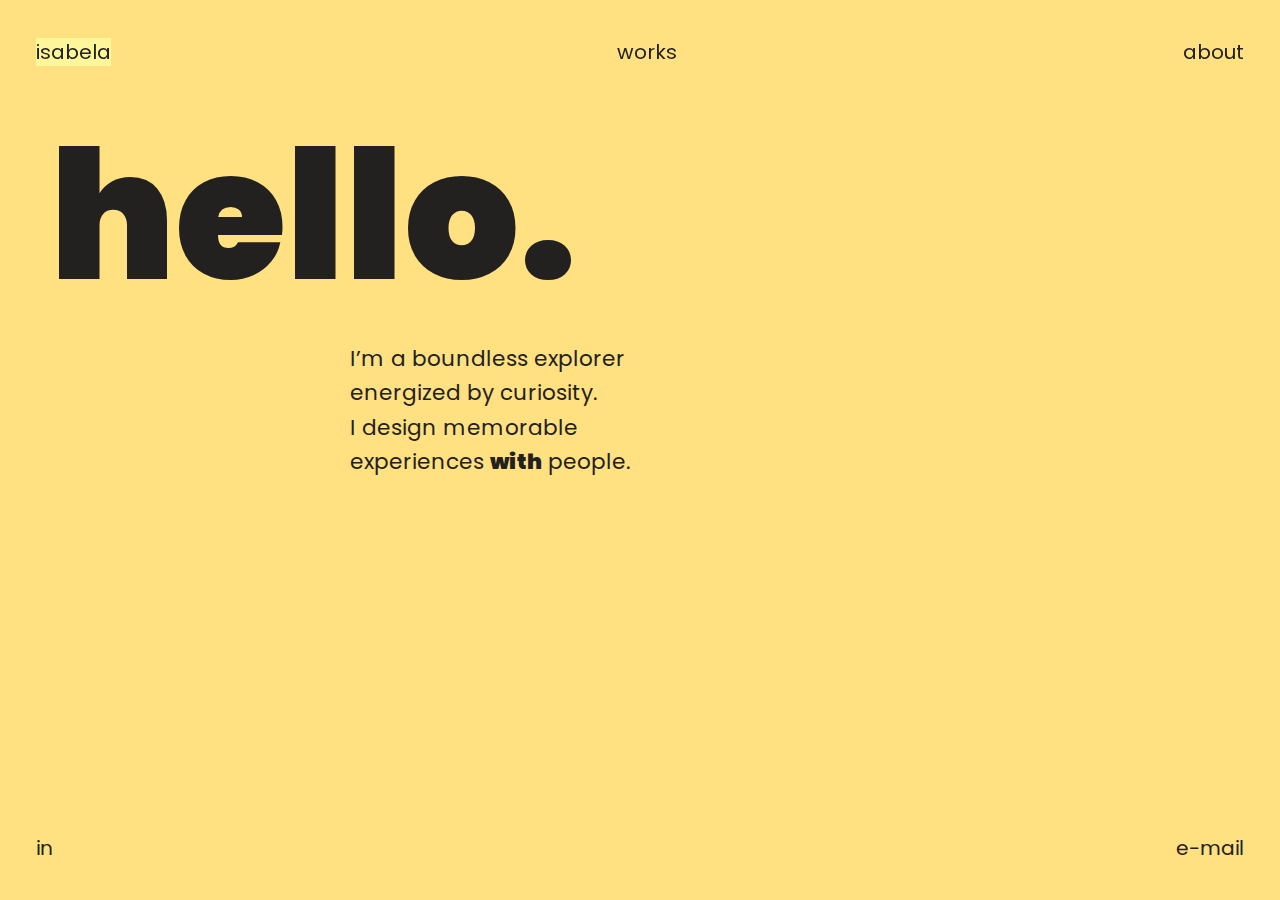
<file: index.html>
<!DOCTYPE html>
<html lang="en">

    <head>
        <meta charset="UTF-8">
        <meta name="viewport" content="width=device-width, initial-scale=1.0">
        <title>Isabela Caria | Service Design</title>
        <link href="https://fonts.googleapis.com/css2?family=Poppins&display=swap" rel="stylesheet">
        <link href="../assets/css/styles-about.css" rel="stylesheet" />
    </head>

    <body>
        <header id="home" class="home">
            <div class="navbar">
                <div class="logo">
                    <a class="button highlight" href="/">isabela </a>
                </div>
                <div class="works">
                    <a class="button" href="/works">works</a>
                </div>
                <div class="about">
                    <a class="button" href="/about">about</a>
                </div>
            </div>
        </header>
        <main class="main">
            <section class="billboard">
                <div class="row">
                    <div class="column-billboard">
                        <h1>
                            hello.
                        </h1> 
                        <div class="container-headline">
                            I’m a boundless explorer energized by curiosity.<br/> 
                            I design memorable experiences <span> </span> people.
                        </div>
                    </div> 
                </div> 
                <section class="contact-section">
                    <div class="footer-container">
                        <div class="contact-socialmedia">
                            <a class="button" href="https://www.linkedin.com/in/isabelabcaria/" target="_blank">in</a>   
                        </div>
                        <div class="contact-email">
                            <a class="button" href="mailto:isabelabcaria@gmail.com" target="_blank">e-mail </a>
                        </div>
                    </div>
                </section>
            </section>
        </main>
    </body>

</html>
</file>
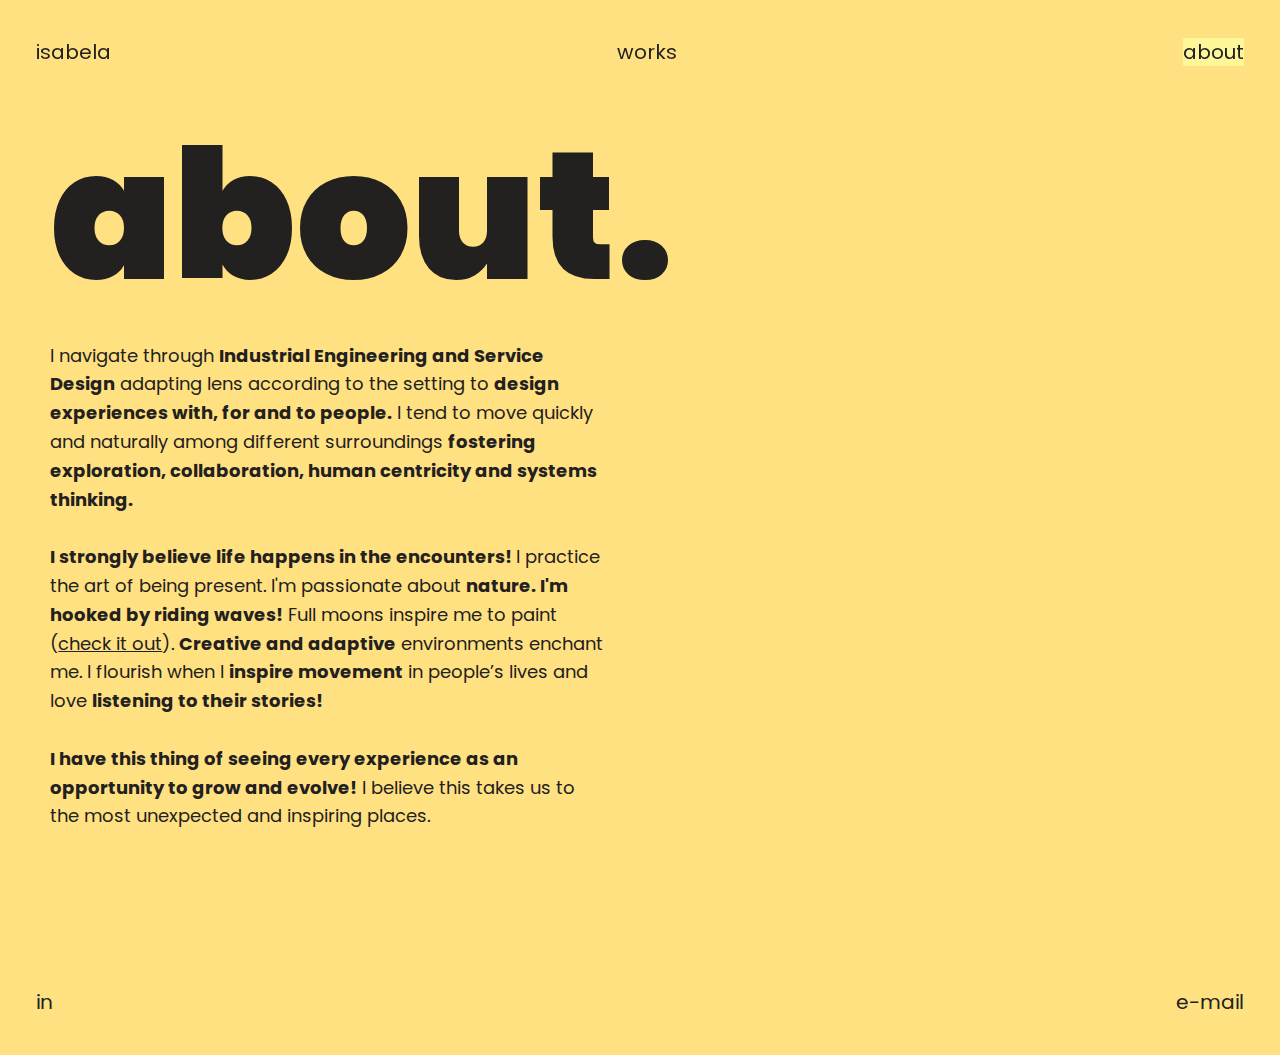
<file: about/index.html>
<!DOCTYPE html>
<html lang="en">

    <head>
        <meta charset="UTF-8">
        <meta name="viewport" content="width=device-width, initial-scale=1.0">
        <title>Isabela Caria | Service Design</title>
        <link href="https://fonts.googleapis.com/css2?family=Poppins&display=swap" rel="stylesheet">
        <link href="../assets/css/styles-about.css" rel="stylesheet" />
    </head>

    <body>
        <header id="header" class="header">
            <div class="navbar">
                <div class="logo">
                    <a class="button" href="/">isabela </a>
                </div>
                <div class="works">
                    <a class="button" href="/works">works</a>
                </div>
                <div class="about">
                    <a class="button highlight" href="/about">about</a>
                </div>
            </div>
        </header>
        <main>
            <section id="about" class="about">
                    <div class="row">
                        <div class="column-billboard">
                            <h1>
                                about.
                            </h1>
                            <div class="aboutme">
                                <p>
                                    I navigate through <b>Industrial Engineering and Service Design</b>
                                    adapting lens according to the setting to <b>design experiences
                                        with, for and to people.</b> I tend to move quickly and
                                    naturally among different surroundings <b>fostering exploration,
                                        collaboration, human centricity and systems thinking.</b>
                                </p>
                                <p>
                                    <b>I strongly believe life happens in the encounters! </b> I practice the
                                    art of being present. I'm passionate about <b>nature. I'm hooked by riding waves!</b> Full moons inspire me to paint (<a class="button" href="https://www.instagram.com/amb.anima/" target="_blank"><u>check it out</u></a>).
                                    <b>Creative and adaptive</b> environments enchant me. I flourish
                                    when I <b>inspire movement</b> in people’s lives and love
                                    <b>listening to their stories!</b>
                                </p>
                                <p>
                                    <b>I have this thing of seeing every experience as an opportunity to
                                        grow and evolve!</b> I believe this takes us to the most
                                    unexpected and inspiring places.
                                </p>
                            </div>
                        </div>
                    </div>
            </section>
        </main>
        <footer class="footer">
            <div class="footer-container">
                <div class="contact_in">
                    <a class="button" href="https://www.linkedin.com/in/isabelabcaria/" target="_blank">in</a>
                </div>
                <div class="contact_email">
                    <a class="button" href="mailto:isabelabcaria@gmail.com" target="_blank">e-mail </a>
                </div>
        </footer>
    </body>

</html>
</file>
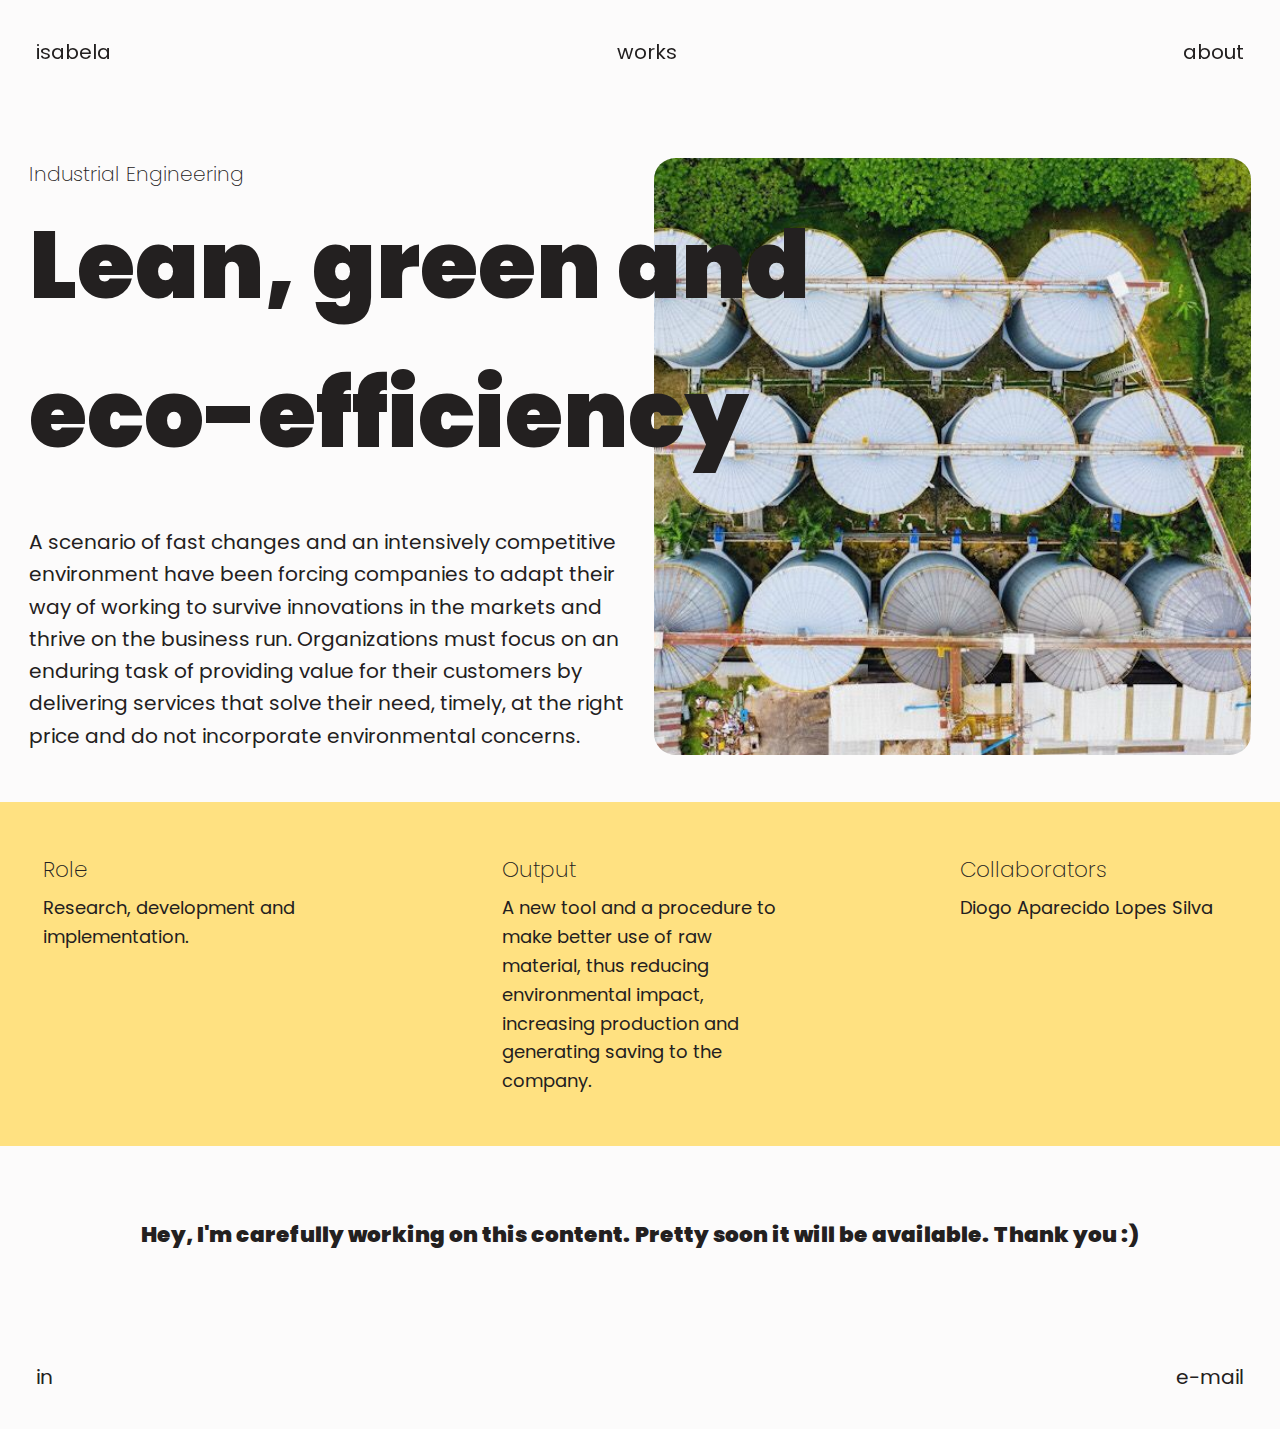
<file: create-value-with-less-impact/index.html>
<!DOCTYPE html>
<html lang="en" style="background: #FCFBFB;">

    <head>
        <meta charset="UTF-8">
        <meta name="viewport" content="width=device-width, initial-scale=1.0">
        <title>Isabela Caria</title>
        <link href="https://fonts.googleapis.com/css2?family=Poppins&display=swap" rel="stylesheet">
        <link href="../assets\css\styles-about.css" rel="stylesheet" />
    </head>

    <body>
        <header id="header" class="header">
            <div class="navbar">
                <div class="logo">
                    <a class="button" href="/">isabela </a>
                </div>
                <div class="works">
                    <a class="button" href="/works">works</a>
                </div>
                <div class="about">
                    <a class="button" href="/about">about</a>
                </div>
            </div>
        </header>
        <main>
            <section id="headline" class="headline">
                <div class="row padding-bottom">
                    <div class="column headline">
                        <div class="topic-headline">
                            Industrial Engineering
                        </div>
                        <div class="titulo-work">
                            Lean, green and eco-efficiency
                        </div>
                        <div class="summary-work">
                            <p>
                                A scenario of fast changes and an intensively competitive environment have been forcing companies to adapt their way of working to survive innovations in the markets and thrive on the business run. Organizations must focus on an enduring task of providing value for their customers by delivering services that solve their need, timely, at the right price and do not incorporate environmental concerns.                            </p>
                        </div>
                    </div>
                    <div class="column headline">
                        <div class="square round"
                            style="background-image: url(/assets/images/lean-green.jpeg);"></div>
                    </div>
                </div>
            </section>
            <section class="wrapper" style="background: #FFE181;">
                <div class="row background">
                    <div class="column topics">
                        <div class="topic">
                            <p>
                                Role
                            </p>
                        </div>
                        <div class="content-topic">
                            <p>
                                Research, development and implementation.
                            </p>
                        </div>
                    </div>
                    <div class="column topics">
                        <div class="topic">
                            <p>
                                Output
                            </p>
                        </div>
                        <div class="content-topic">
                            <p>
                                A new tool and a procedure to make better use of raw material, thus reducing environmental impact, increasing production and generating saving to the company. 
                            </p>
                        </div>
                    </div>
                    <div class="column topics">
                        <div class="topic">
                            <p>
                                Collaborators
                            </p>
                        </div>
                        <div class="content-topic">
                            <p>
                                Diogo Aparecido Lopes Silva
                            </p>
                        </div>
                    </div>
                </div>
            </section>
            <section>
                <div class=wip>
                    Hey, I'm carefully working on this content. Pretty soon it will be available. Thank you :)
                </div>
            </section>
        </main>
        <footer class="footer">
            <div class="footer-container">
                <div class="contact_in">
                    <a class="button" href="https://www.linkedin.com/in/isabelabcaria/" target="_blank">in</a>
                </div>
                <div class="contact_email">
                    <a class="button" href="mailto:isabelabcaria@gmail.com" target="_blank">e-mail </a>
                </div>
        </footer>
    </body>
</html>
</file>
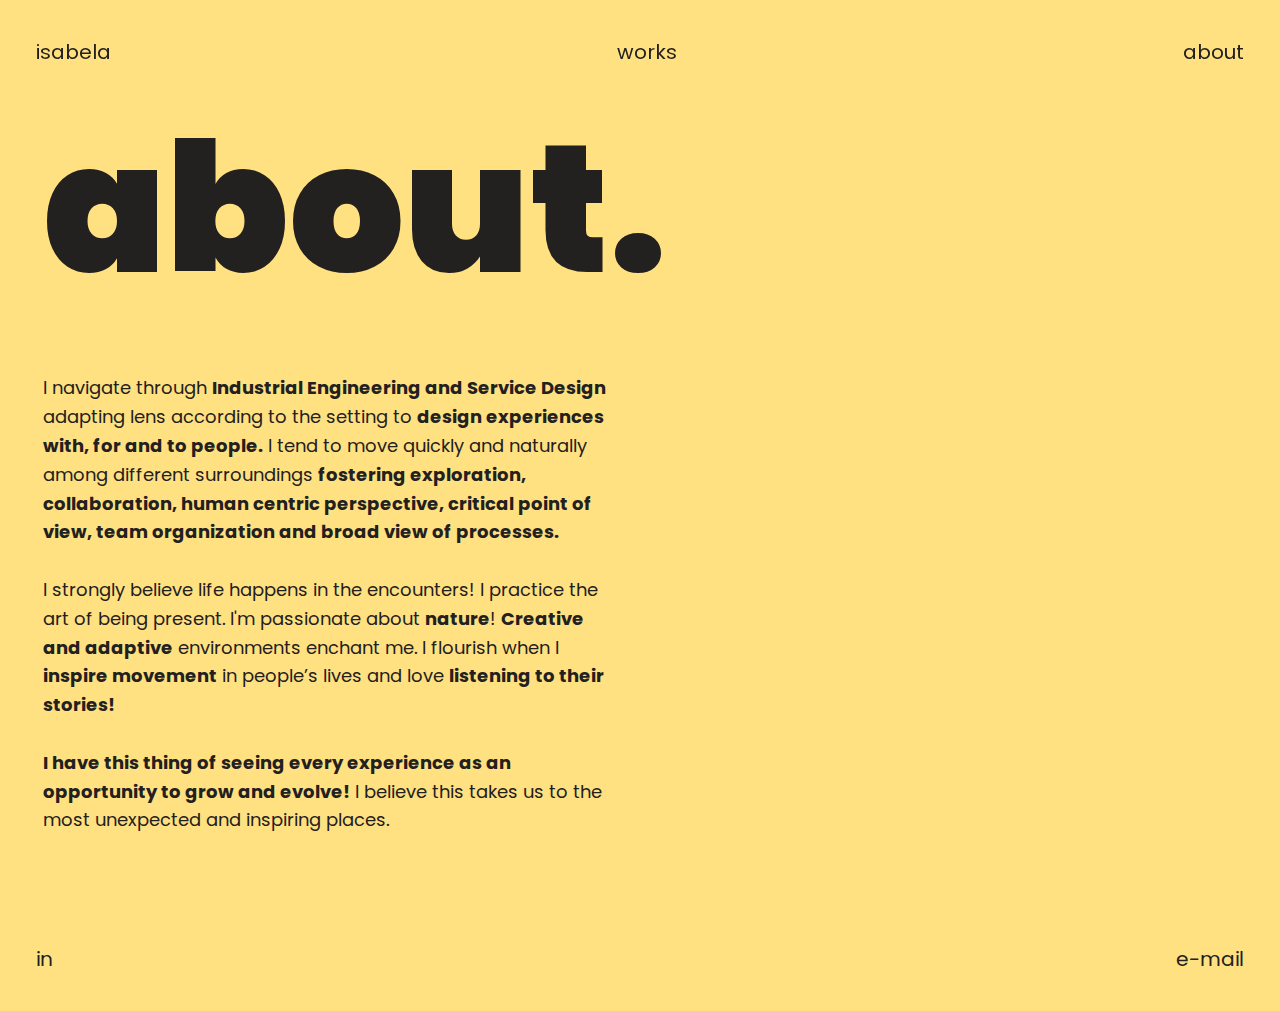
<file: foo/index.html>
<!DOCTYPE html>
<html lang="en">
<head>
    <meta charset="UTF-8">
    <meta name="viewport" content="width=device-width, initial-scale=1.0">
    <title>Isabela Caria</title>
    <link href="https://fonts.googleapis.com/css2?family=Poppins&display=swap" rel="stylesheet">
    <link href="../assets/css/styles-about.css" rel="stylesheet" /> 
</head>
<body>
    <header id="header" class="header">
        <div class="navbar" >
            <div class="logo">
                    <a class="button" href="/index.html">isabela</a>
            </div>
            <div class="works">
                    <a class="button" href="works\index.html">works</a>
            </div>
            <div class="about">
                <a class="button" href="about/index.html">about</a>
        </div> 
        </div>
    </header> 
    <main>
        <section id="about" class="about"> 
            <div class="wrapper">
                <div class="row">
                    <div class="column">
                        <h1>
                        about.
                        </h1>
                        <p>
                        I navigate through <b>Industrial Engineering and Service Design</b> adapting lens according to the setting to <b>design experiences with, for and to people.</b> I tend to move quickly and naturally among different surroundings <b>fostering exploration, collaboration, human centric perspective, critical point of view, team organization and broad view of processes.</b> 
                        </p>
                        <p>
                        I strongly believe life happens in the encounters! I practice the art of being present. I'm passionate about <b>nature</b>! <b>Creative and adaptive</b> environments enchant me. I flourish when I <b>inspire movement</b> in people’s lives and love <b>listening to their stories!</b>
                        </p>
                        <p>
                        <b>I have this thing of seeing every experience as an opportunity to grow and evolve!</b> I believe this takes us to the most unexpected and inspiring places.
                        </p>
                    </div>
                </div>
            </div>
        </section>   
    </main>
    <footer class="footer">
        <div class="footer-container" >
            <div class="contact_in">
                <a class="button" href="https://www.linkedin.com/in/isabelabcaria/">in</a>
            </div>
            <div class="contact_email">
                <a class="button" href="mailto:isabelabcaria@gmail.com">e-mail </a>
            </div>
    </footer>
</body>
</html>
</file>
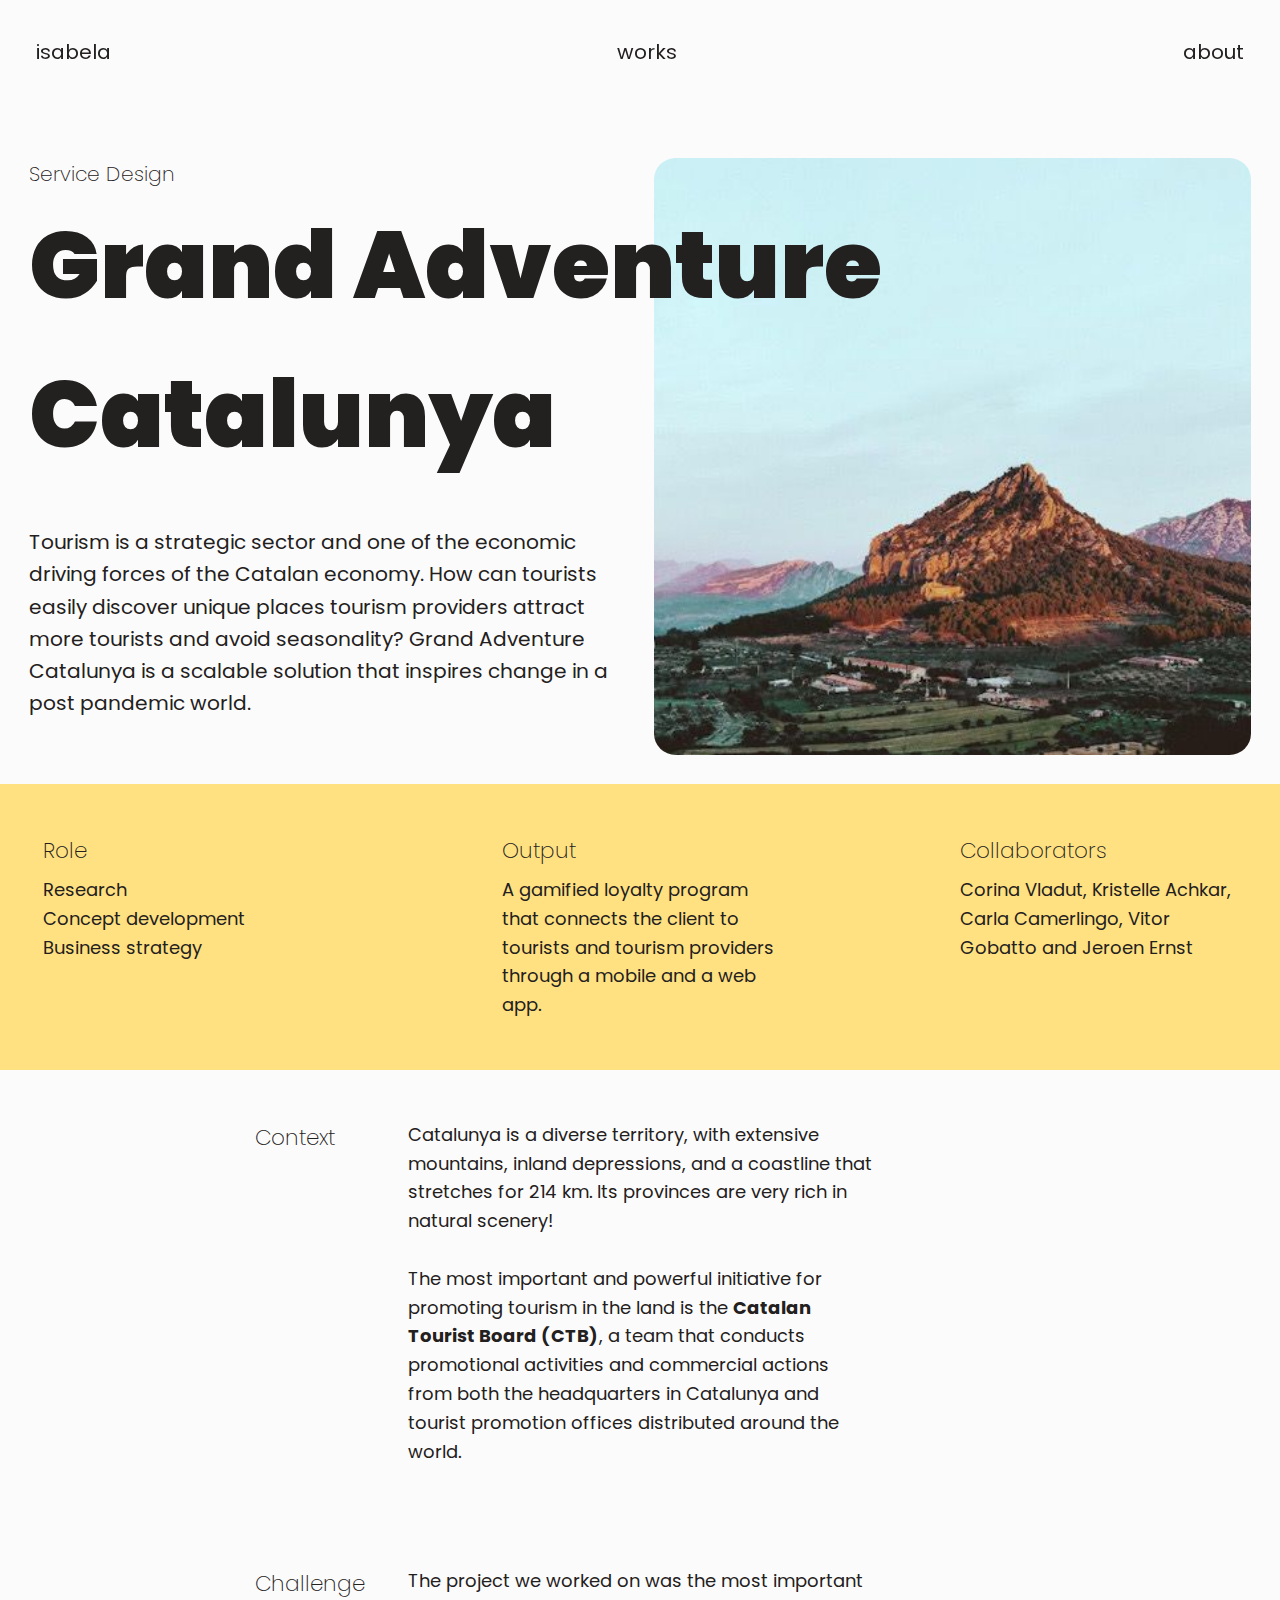
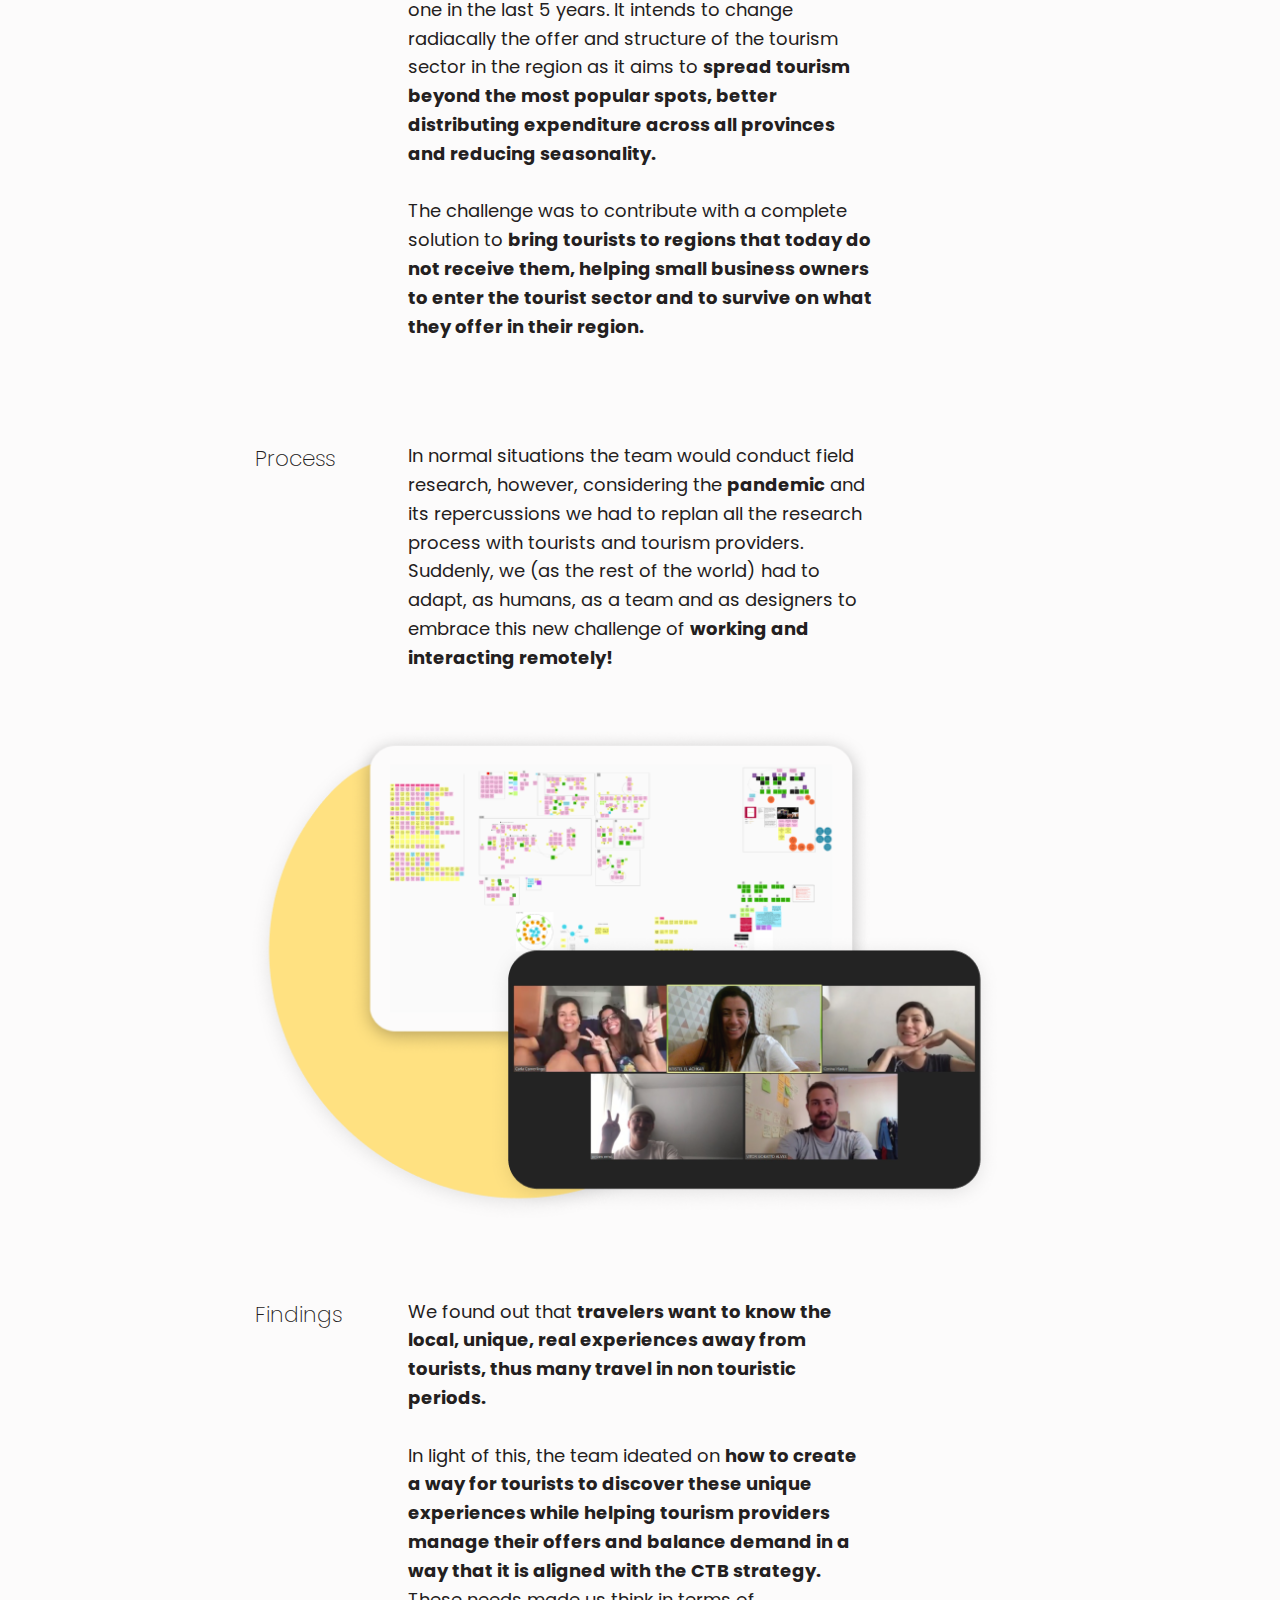
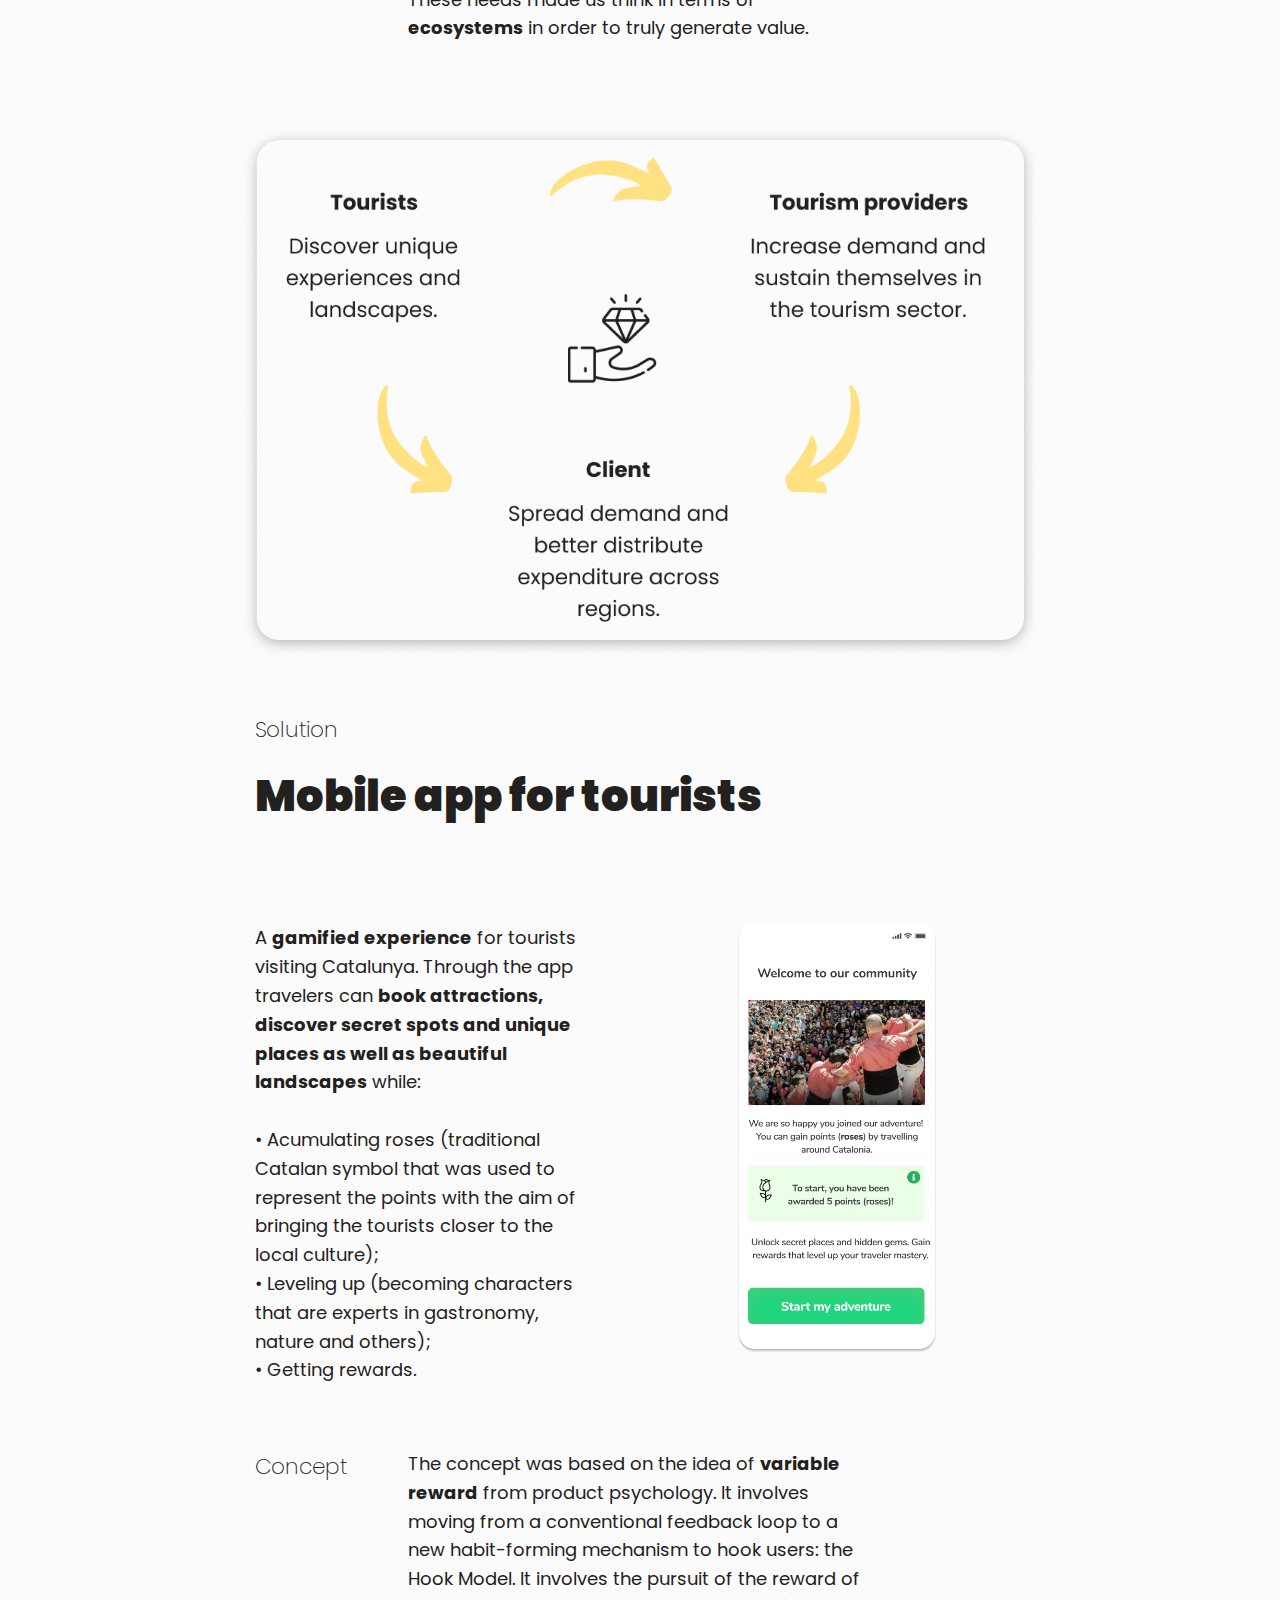
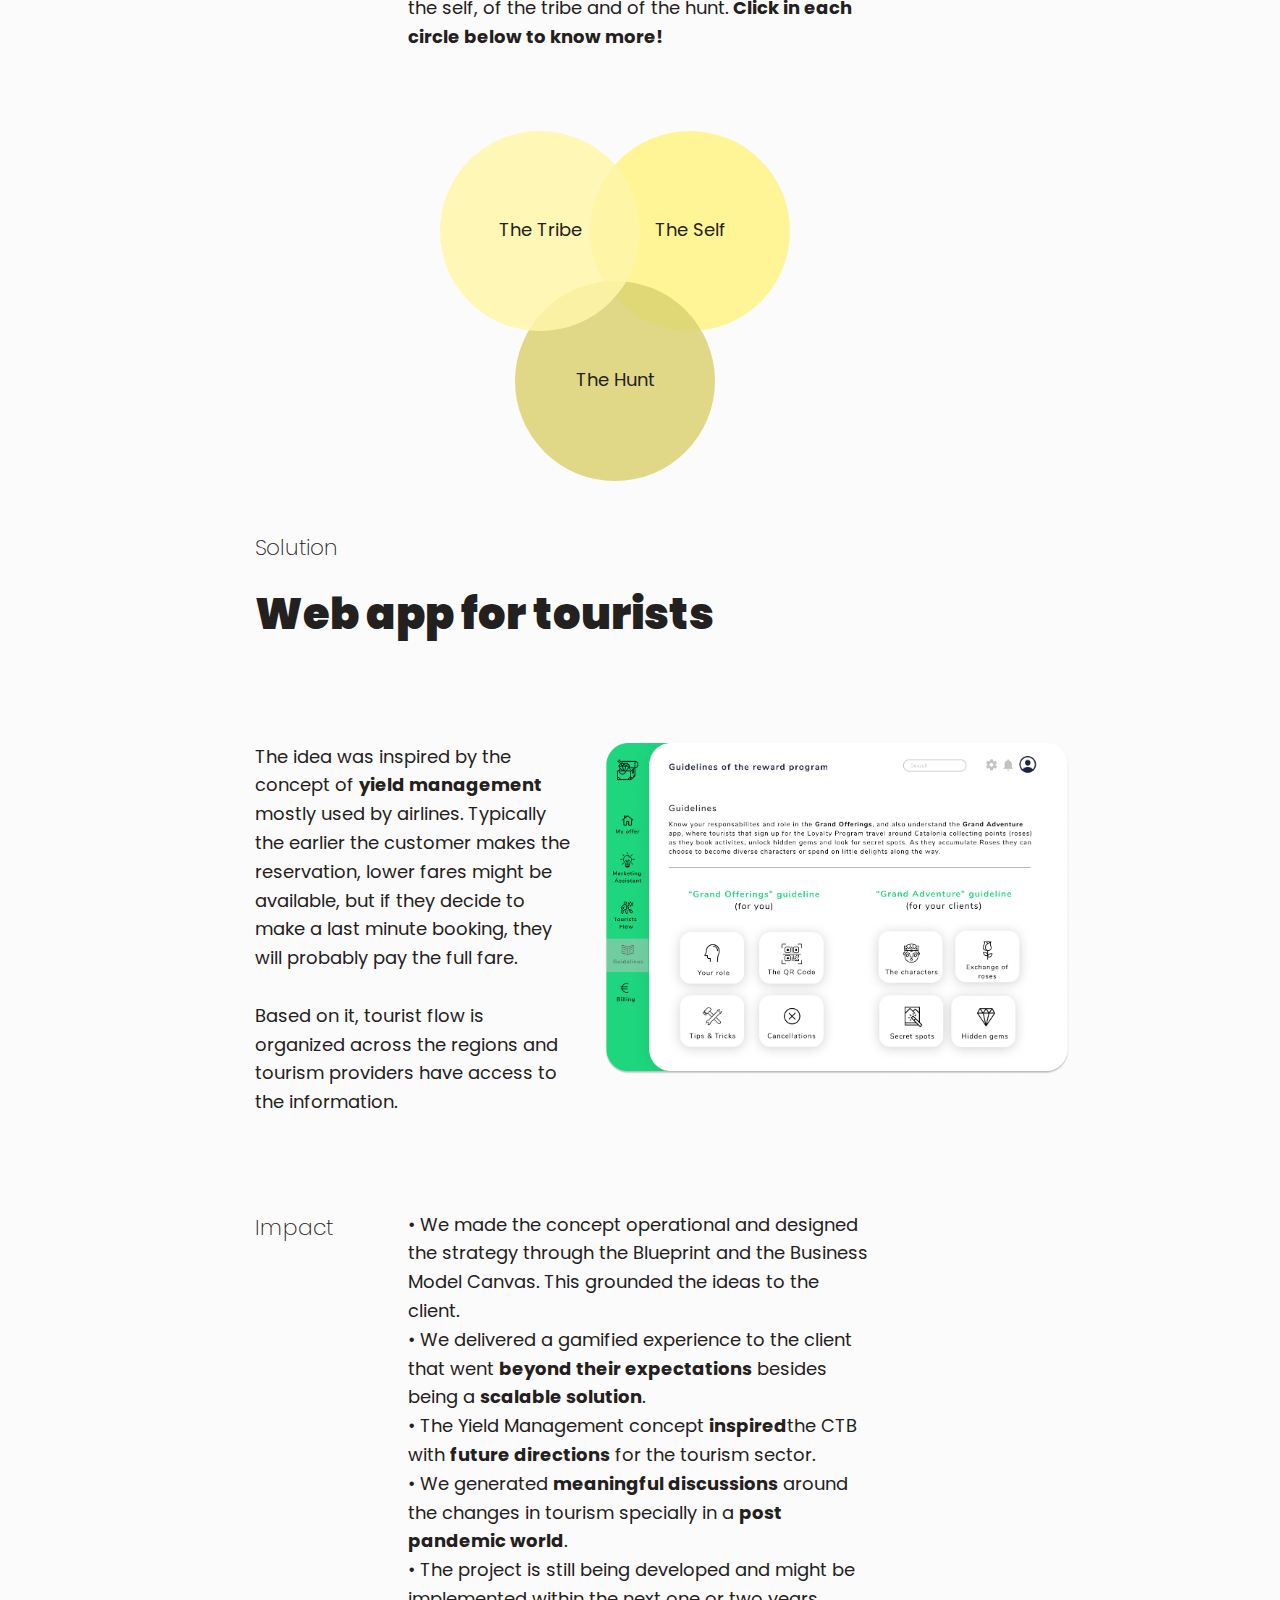
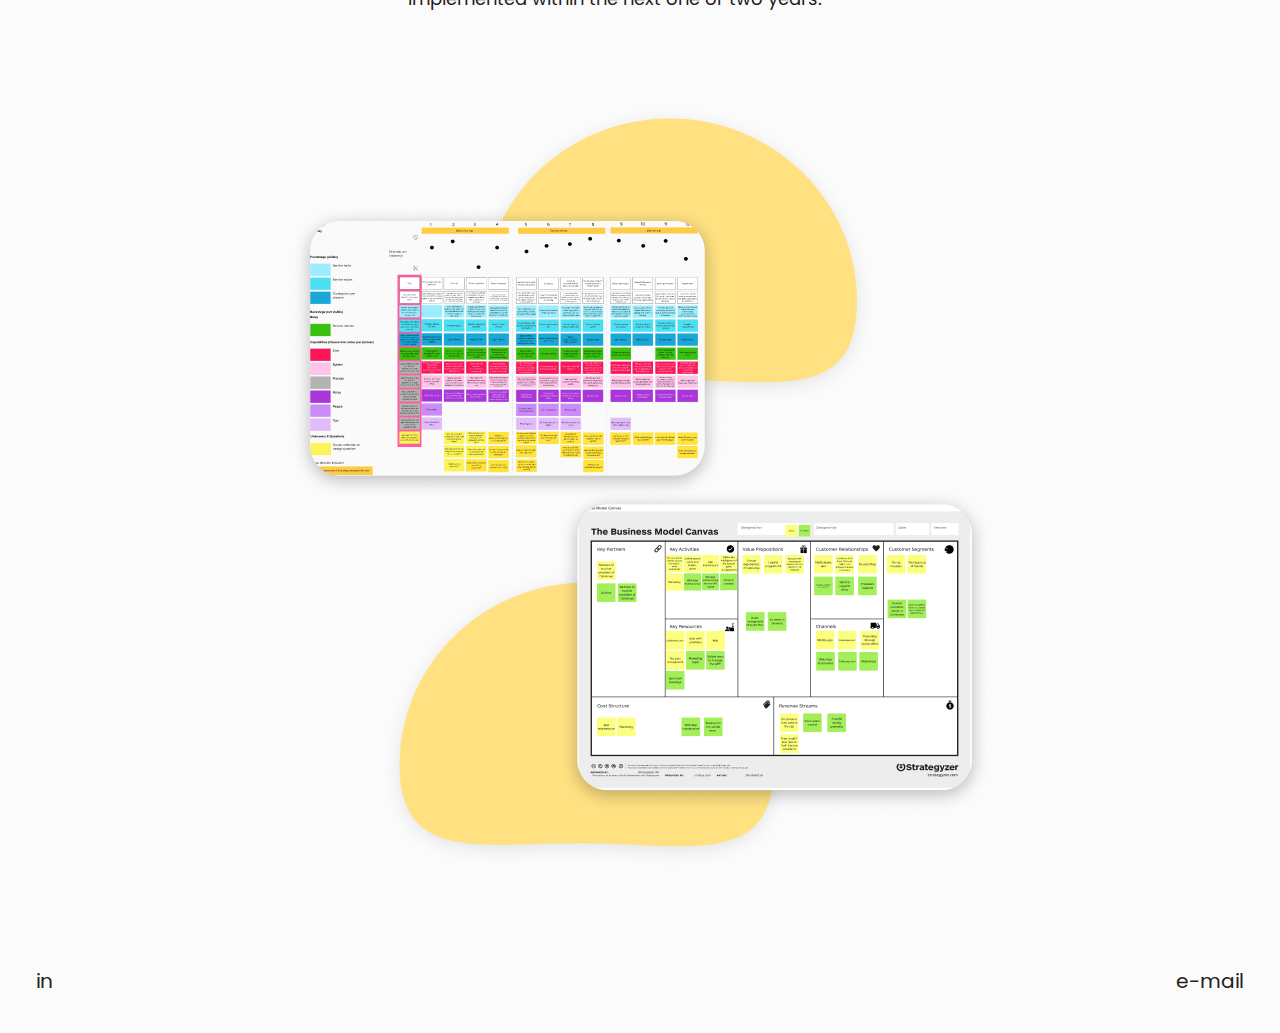
<file: grand-adventure-catalunya/index.html>
<!DOCTYPE html>
<html lang="en" style="background: #FCFBFB;">

    <head>
        <meta charset="UTF-8">
        <meta name="viewport" content="width=device-width, initial-scale=1.0">
        <title>Isabela Caria | Service Design</title>
        <link href="https://fonts.googleapis.com/css2?family=Poppins&display=swap" rel="stylesheet">
        <link href="../assets\css\styles-about.css" rel="stylesheet" />
    </head>

    <body>
        <header id="header" class="header">
            <div class="navbar">
                <div class="logo">
                    <a class="button" href="/">isabela </a>
                </div>
                <div class="works">
                    <a class="button" href="/works">works</a>
                </div>
                <div class="about">
                    <a class="button" href="/about">about</a>
                </div>
            </div>
        </header>
        <main>
            <section id="headline" class="headline">
                <div class="row padding-bottom">
                    <div class="column headline">
                        <div class="topic-headline">
                            Service Design
                        </div>
                        <div class="titulo-work">
                            Grand Adventure Catalunya
                        </div>
                        <div class="summary-work">
                            <p>
                                Tourism is a strategic sector and one of the economic driving forces
                                of the Catalan economy. How can tourists easily discover unique
                                places tourism providers attract more tourists and avoid
                                seasonality? Grand Adventure Catalunya is a scalable solution that
                                inspires change in a post pandemic world.
                            </p>
                        </div>
                    </div>
                    <div class="column covering">
                        <div class="square round"
                            style="background-image: url(/assets/images/Grand-adv-cat.jpeg);"></div>
                    </div>
                </div>
            </section>
            <section class="wrapper" style="background: #FFE181;">
                <div class="row background">
                    <div class="column topics">
                        <div class="topic">
                            <p>
                                Role
                            </p>
                        </div>
                        <div class="content-topic">
                            <p>
                                Research <br> Concept development <br> Business strategy
                            </p>
                        </div>
                    </div>
                    <div class="column topics">
                        <div class="topic">
                            <p>
                                Output
                            </p>
                        </div>
                        <div class="content-topic">
                            <p>
                                A gamified loyalty program that connects the client to tourists and
                                tourism providers through a mobile and a web app.
                            </p>
                        </div>
                    </div>
                    <div class="column topics">
                        <div class="topic">
                            <p>
                                Collaborators
                            </p>
                        </div>
                        <div class="content-topic">
                            <p>
                                Corina Vladut, Kristelle Achkar, Carla Camerlingo, Vitor Gobatto and
                                Jeroen Ernst​
                            </p>
                        </div>
                    </div>
                </div>
            </section>
            <section class="wrapper medium">
                <div class="row">
                    <div class="column small">
                        <div class="topic">
                            <p>
                                Context
                            </p>
                        </div>
                    </div>
                    <div class="column">
                        <div class="content-topic">
                            <p>
                                Catalunya is a diverse territory, with extensive mountains, inland
                                depressions, and a coastline that stretches for 214 km. Its
                                provinces are very rich in natural scenery!
                            </p>
                            <p>
                                The most important and powerful initiative for promoting tourism in
                                the land is the <b>Catalan Tourist Board (CTB)</b>, a team that conducts
                                promotional activities and commercial actions from both the
                                headquarters in Catalunya and tourist promotion offices distributed
                                around the world.
                            </p>
                        </div>
                    </div>
                </div>
                <div class="row">
                    <div class="column small">
                        <div class="topic">
                            <p>
                                Challenge
                            </p>
                        </div>
                    </div>
                    <div class="column">
                        <div class="content-topic">
                            <p>
                                The project we worked on was the most important one in the last 5
                                years. It intends to change radiacally the offer and structure of
                                the tourism sector in the region as it aims to <b>spread tourism beyond
                                the most popular spots, better distributing expenditure across all
                                provinces and reducing seasonality.</b> </p>
                            <p>
                                The challenge was to contribute with a complete solution to <b>bring tourists to regions that today do
                                not receive them, helping small business owners to enter the tourist
                                sector and to survive on what they offer in their region.</b>
                            </p>
                        </div>
                    </div>
                </div>
                <div class="row">
                    <div class="column small">
                        <div class="topic">
                            <p>
                                Process
                            </p>
                        </div>
                    </div>
                    <div class="column">
                        <div class="content-topic">
                            <p>
                                In normal situations the team would conduct field research, however,
                                considering the <b>pandemic</b> and its repercussions we had to replan all
                                the research process with tourists and tourism providers. Suddenly,
                                we (as the rest of the world) had to adapt, as humans, as a team and
                                as designers to embrace this new challenge of <b>working and
                                interacting remotely!</b>
                            </p>
                        </div>
                    </div>
                </div>
                <div class="row img-work">
                    <img  src="../assets\images\advcat-researchwall.jpg" alt="" />
                </div>
                <div class="row">
                    <div class="column small">
                        <div class="topic">
                            <p>
                                Findings
                            </p>
                        </div>
                    </div>
                    <div class="column">
                        <div class="content-topic">
                            <p>
                                We found out that <b>travelers want to know the local, unique, real
                                experiences away from tourists, thus many travel in non touristic
                                periods. </b>
                            </p>
                            <p>
                                In light of this, the team ideated on <b>how to create a way for
                                tourists to discover these unique experiences while helping tourism
                                providers manage their offers and balance demand in a way that it is
                                aligned with the CTB strategy.</b> These needs made us think in terms of
                                <b>ecosystems</b> in order to truly generate value.
                            </p>
                        </div>
                    </div>
                </div>
                <div class="row img-work">
                    <img  src="../assets\images\value-ecosystem.png" alt="" />
                </div>
                <div class="row">
                    <div class="column large">
                        <div class="topic">
                            <p>
                                Solution
                            </p>
                        </div>
                        <div class="subtitulo-work">
                            Mobile app for tourists
                        </div>
                    </div>
                </div>
                <div class="row">
                    <div class="column medium">
                            <p>
                                A <b>gamified experience</b> for tourists visiting Catalunya. Through the app
                                travelers can <b>book attractions, discover secret spots and unique places
                                as well as beautiful landscapes</b> while:
                            </p>
                            <p>
                                <ul>
                                    <li> • Acumulating roses (traditional Catalan symbol that was used to
                                    represent the points with the aim of bringing the tourists closer to the
                                    local culture);
                                    </li>
                                    <li> • Leveling up (becoming characters that are experts in gastronomy,
                                    nature and others);
                                    </li>
                                    <li>• Getting rewards.
                                    </li>
                                </ul>
                            </p>
                        </div>
                    <div class="column">
                            <div class="img-mobileproto">
                                <img  src="../assets\images\welcome.png" alt="" />
                            </div>
                        </div>
                    </div>    
                </div>
                <div class="row">
                    <div class="column small">
                        <div class="topic">
                            <p>
                                Concept
                            </p>
                        </div>
                    </div>
                    <div class="column">
                        <div class="content-topic">
                            <p>
                                ​​The concept was based on the idea of <b>variable reward</b> from product
                                psychology. It involves moving from a conventional feedback loop to
                                a new habit-forming mechanism to hook users: the Hook Model. It involves the pursuit of the reward of the self, of the tribe and of the hunt. <b>Click in each circle below to know more!</b></p>
                            <p>
                        </div>
                    </div>
                </div>
                <div class="row img-work">
                    <ul class="diagram">
                        <li class="item item-1 js-item" data-content="content-1">The Tribe</li>    
                        <li class="item item-2 js-item" data-content="content-2">The Self</li>    
                        <li class="item item-3 js-item" data-content="content-3">The Hunt</li>    
                    </ul>
                    
                    <div class="content">
                        <div id="content-1" class="content-text js-content">
                            <b>The Tribe</b><br>
                            Humans depend on each other seeking for social rewards fueled by connectedness with other people.
                        </div>
                        <div id="content-2" class="content-text js-content">
                            <b>The Self</b><br>
                            The search for personal gratification; the intrinsic rewards of mastery, competence, and completion.
                        </div>
                        <div id="content-3" class="content-text js-content">
                            <b>The Hunt</b><br>
                            The need for sustenance and the search or material resources and information.
                        </div>
                    </div>

                </div>
                <div class="row">
                    <div class="column large">
                        <div class="topic">
                            <p>
                                Solution
                            </p>
                        </div>
                        <div class="subtitulo-work">
                            Web app for tourists
                        </div>
                    </div>
                </div>
                <div class="row">
                    <div class="column medium">
                        <p>
                            The idea was inspired by the concept of <b>yield management</b> mostly used by airlines. Typically the earlier the customer makes the reservation, lower fares might be available, but if they decide to make a last minute booking, they will probably pay the full fare. 
                        </p>
                        <p>
                            Based on it, tourist flow is organized across the regions and tourism providers have access to the information.
                        </p>
                    </div>
                    <div class="column">
                        <div class="img-webproto">
                            <img  src="../assets\images\guidelines.png" alt="" />
                        </div>
                    </div>
                </div>
                <div class="row">
                    <div class="column small">
                        <div class="topic">
                            <p>
                                Impact
                            </p>
                        </div>
                    </div>
                    <div class="column">
                        <div class="content-topic">
                            <p>
                                <ul>
                                    <li> • We made the concept operational and designed the strategy through the Blueprint and the Business Model Canvas. This grounded the ideas to the client.
                                    </li>
                                    <li> • We delivered a gamified experience to the client that went <b>beyond their expectations</b> besides being a <b>scalable solution</b>.
                                    </li>
                                    <li> • The Yield Management concept <b>inspired</b>the CTB with <b>future directions</b> for the tourism sector.
                                    </li>
                                    <li> • We generated <b>meaningful discussions</b> around the changes in tourism specially in a <b>post pandemic world</b>.
                                    </li>
                                    <li> • The project is still being developed and might be implemented within the next one or two years. 
                                    </li>
                                </ul>
                            </p>
                        </div>
                    </div>
                </div>
                <div class="row img-work">
                    <img  src="../assets\images\advcat-blueprint-bmc.jpg" alt="" />
                </div>
            </section>
        </main>
        <footer class="footer">
            <div class="footer-container">
                <div class="contact_in">
                    <a class="button" href="https://www.linkedin.com/in/isabelabcaria/" target="_blank">in</a>
                </div>
                <div class="contact_email">
                    <a class="button" href="mailto:isabelabcaria@gmail.com" target="_blank">e-mail </a>
                </div>
        </footer>

        <script src="https://cdnjs.cloudflare.com/ajax/libs/jquery/3.6.0/jquery.min.js" integrity="sha512-894YE6QWD5I59HgZOGReFYm4dnWc1Qt5NtvYSaNcOP+u1T9qYdvdihz0PPSiiqn/+/3e7Jo4EaG7TubfWGUrMQ==" crossorigin="anonymous">
        </script>
        <script src="../assets\js\app.js">
        </script>
    </body>

</html>
</file>
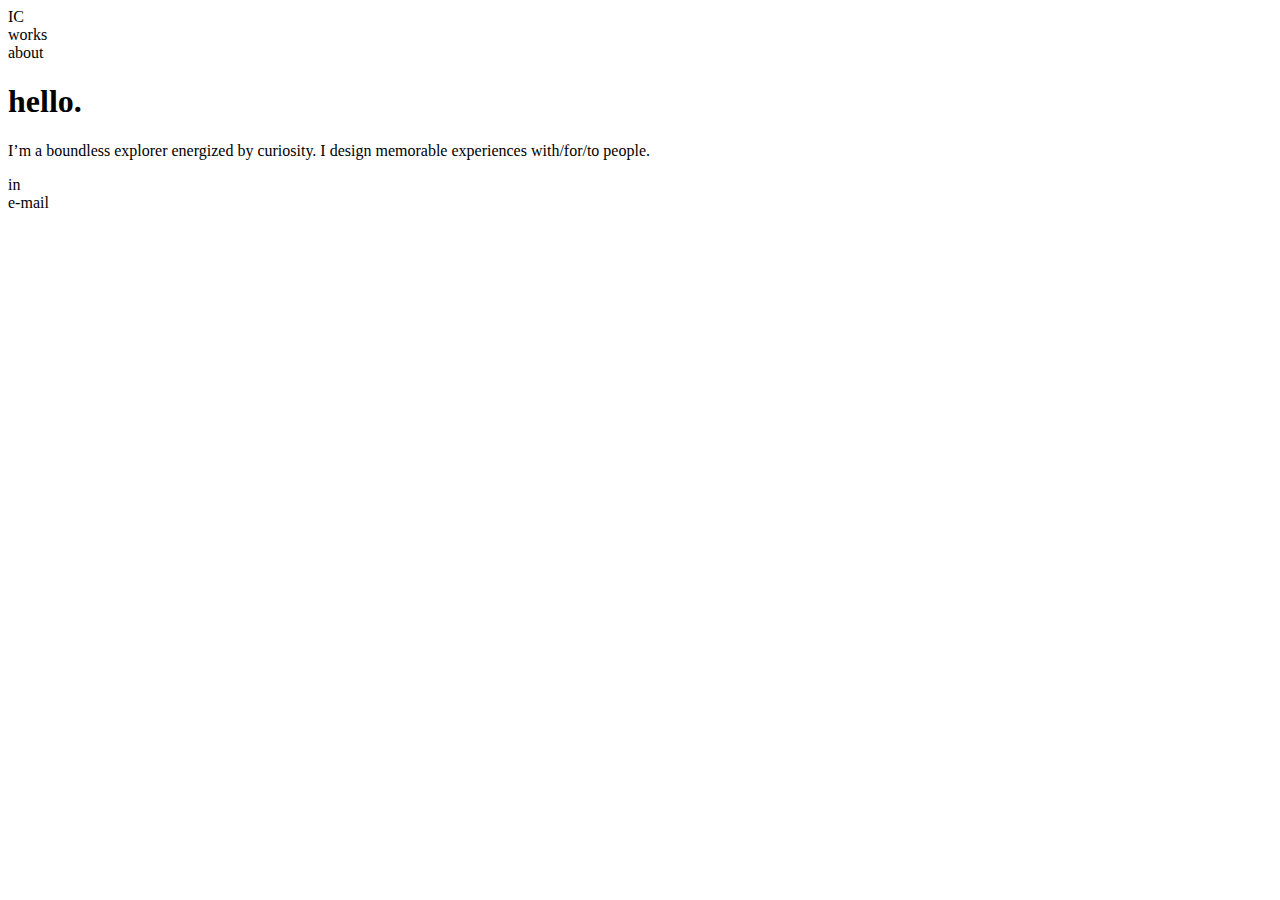
<file: Home/index.html>
<!DOCTYPE html>
<html lang="en">
<head>
    <meta charset="UTF-8">
    <meta name="viewport" content="width=device-width, initial-scale=1.0">
    <title>Isabela Caria</title>
    <link href="C:\Users\isabe\OneDrive\Documentos\GitHub\bau-frontend-2020-master (1)\isabelabcaria.github.io\Home\assets\style.css" rel="stylesheet" /> 
</head>
<body>
    <section id="home" class="home">
    <header>
        <div class="navbar" >
            <div class="logo">
                    <a class="button">IC</a>
            </div>
            <div class="works">
                    <a class="button">works</a>
            </div>
            <div class="about">
                <a class="button">about</a>
        </div> 
        </div>
    </header> 
    <div class="row">
        <div class="column">
            <h1>
                hello.
            </h1>
            <div class="headline">
                <p>
                I’m a boundless explorer energized by curiosity. 
                I design memorable experiences with/for/to people.
                </p>
            </div>
        </div>
    </div>     
    <div class="footer" >
        <div class="contact_in">
            <a class="button">in</a>
        </div>
        <div class="contact_email">
             <a class="button">e-mail</a>
        </div>
    </div> 
    </section>
</body>
</html>
</file>
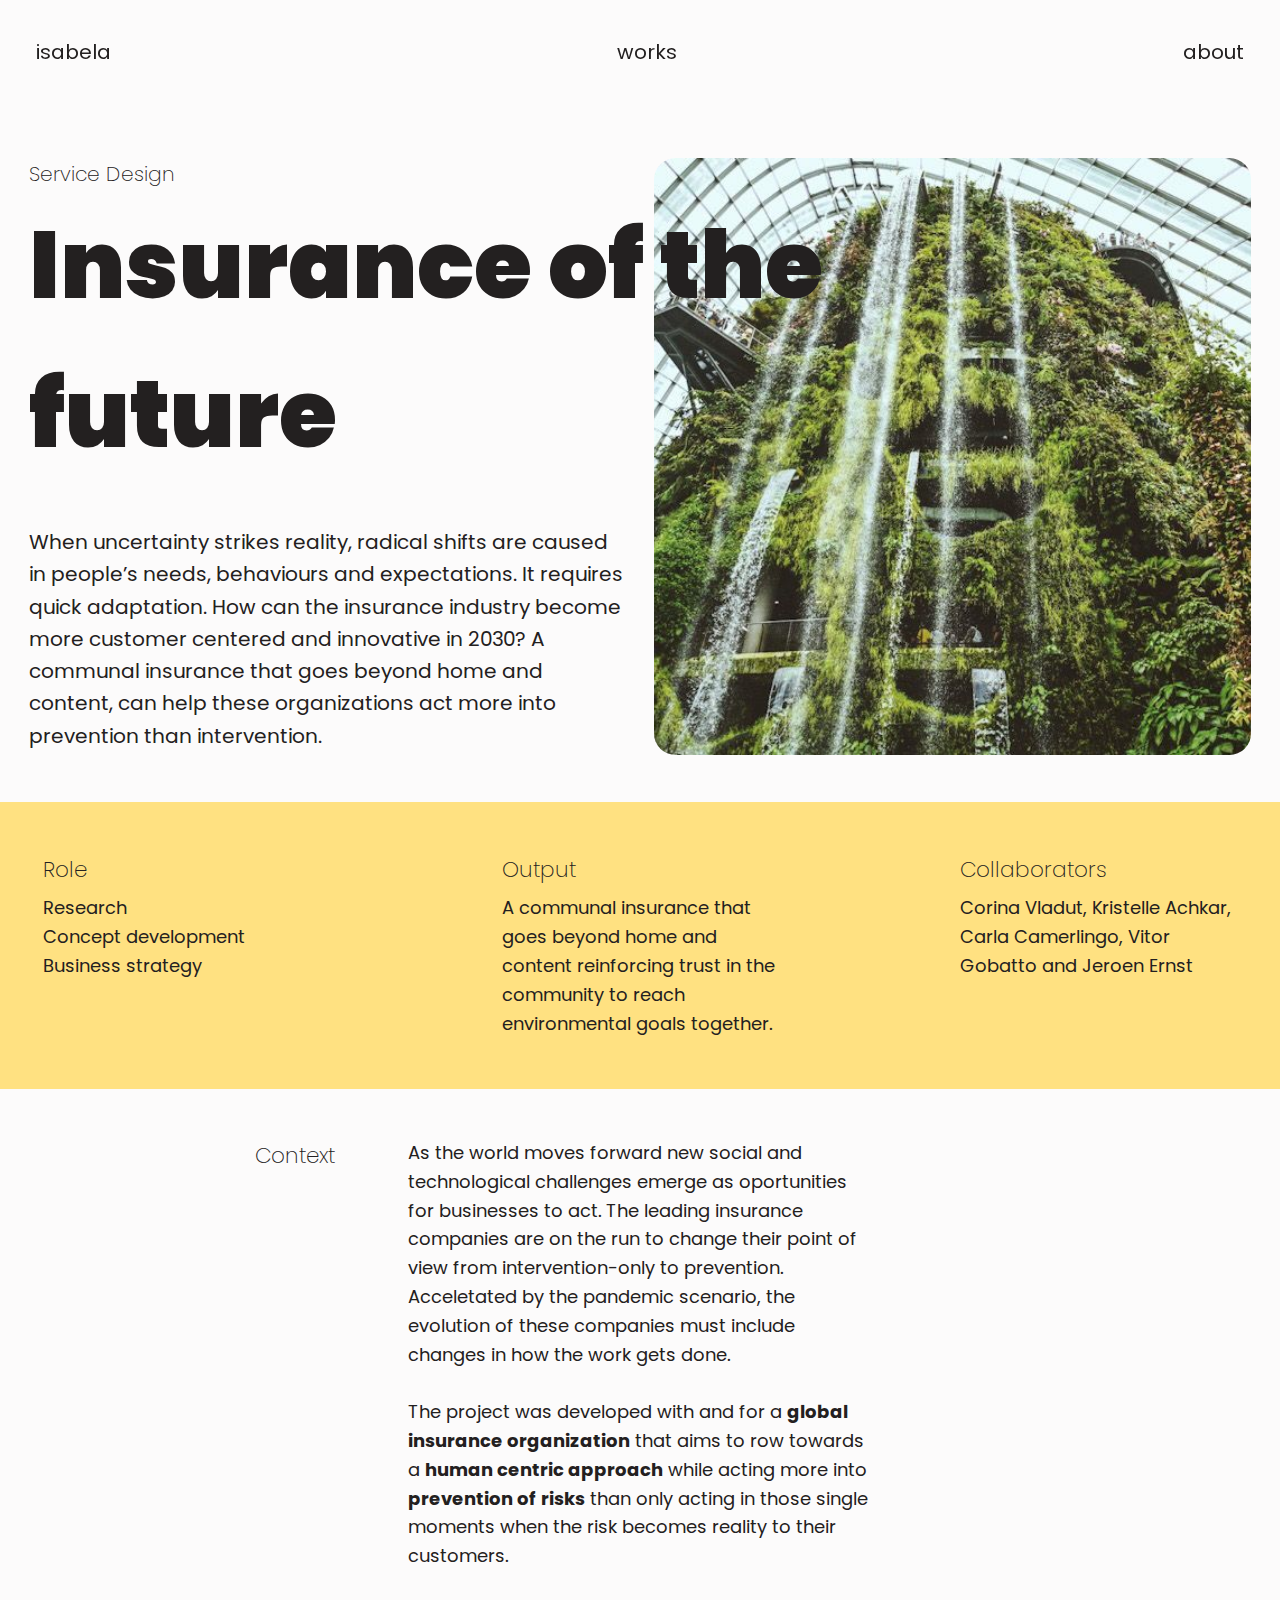
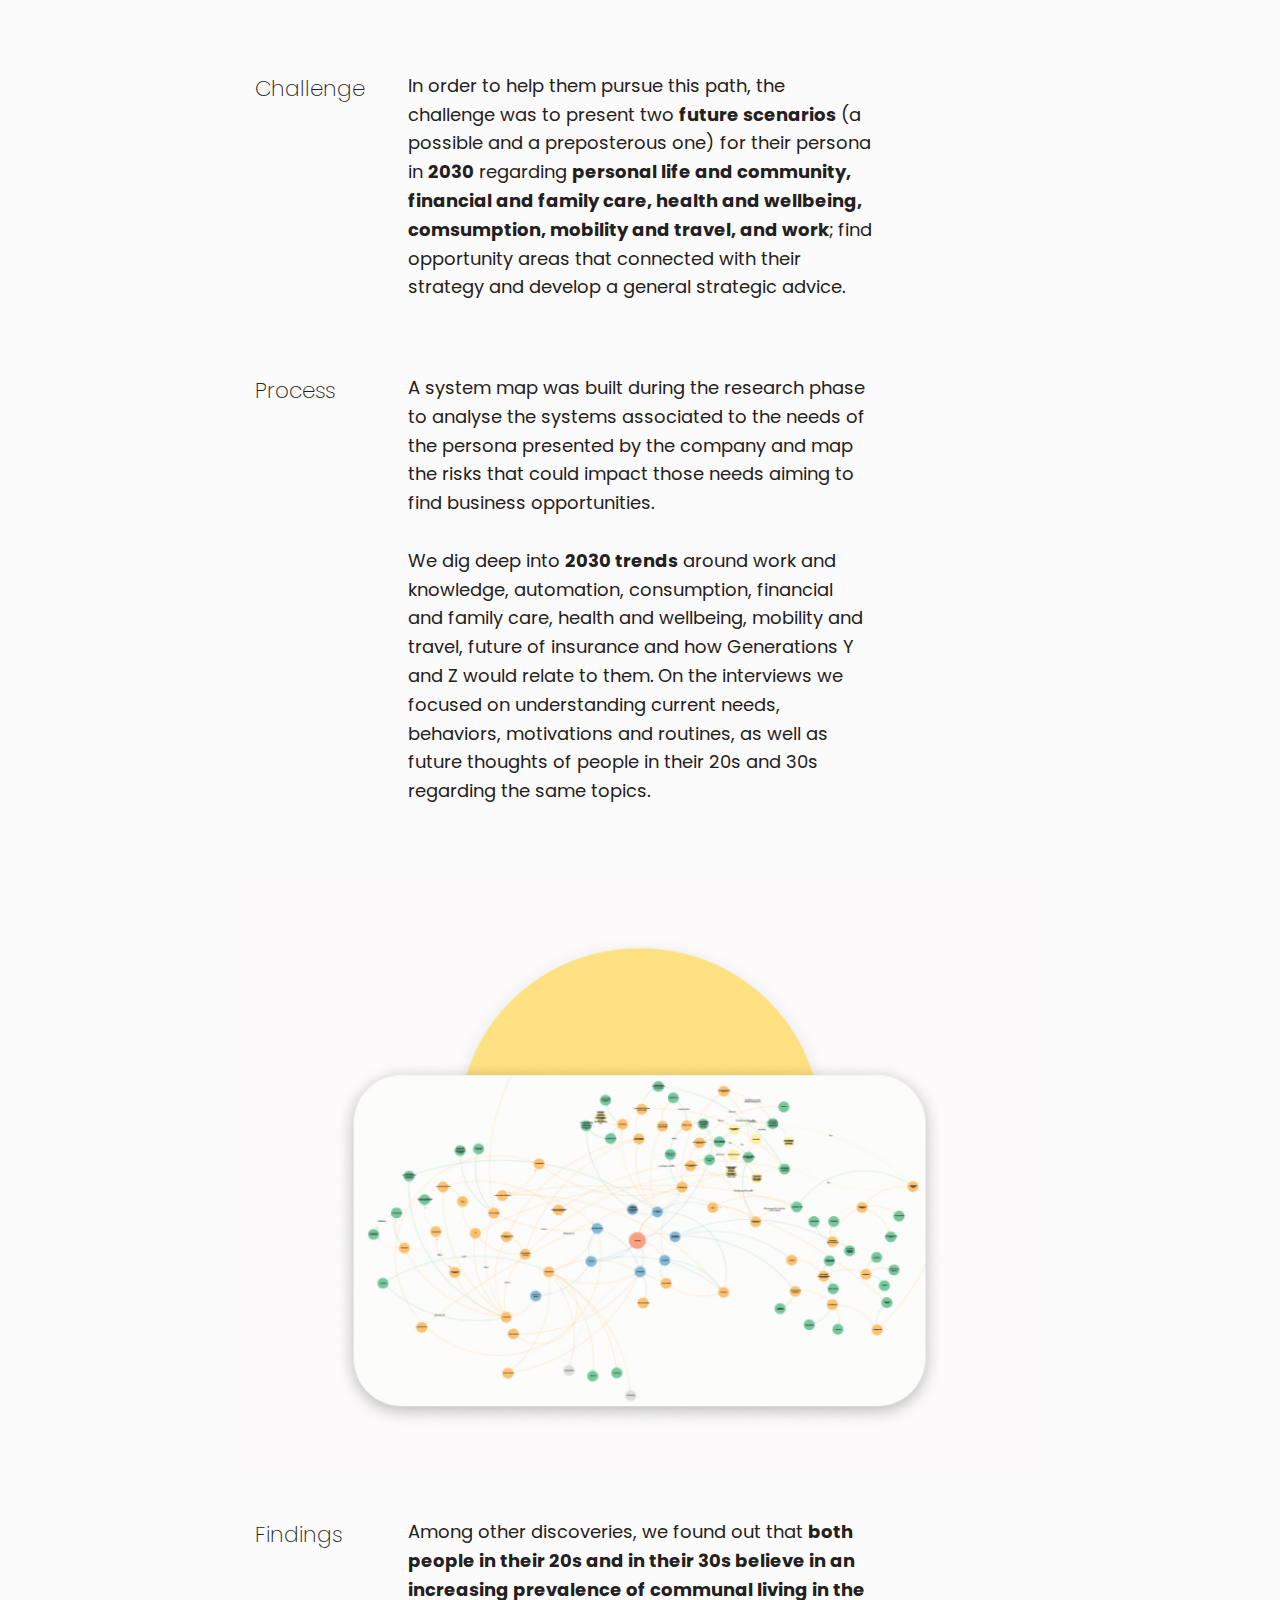
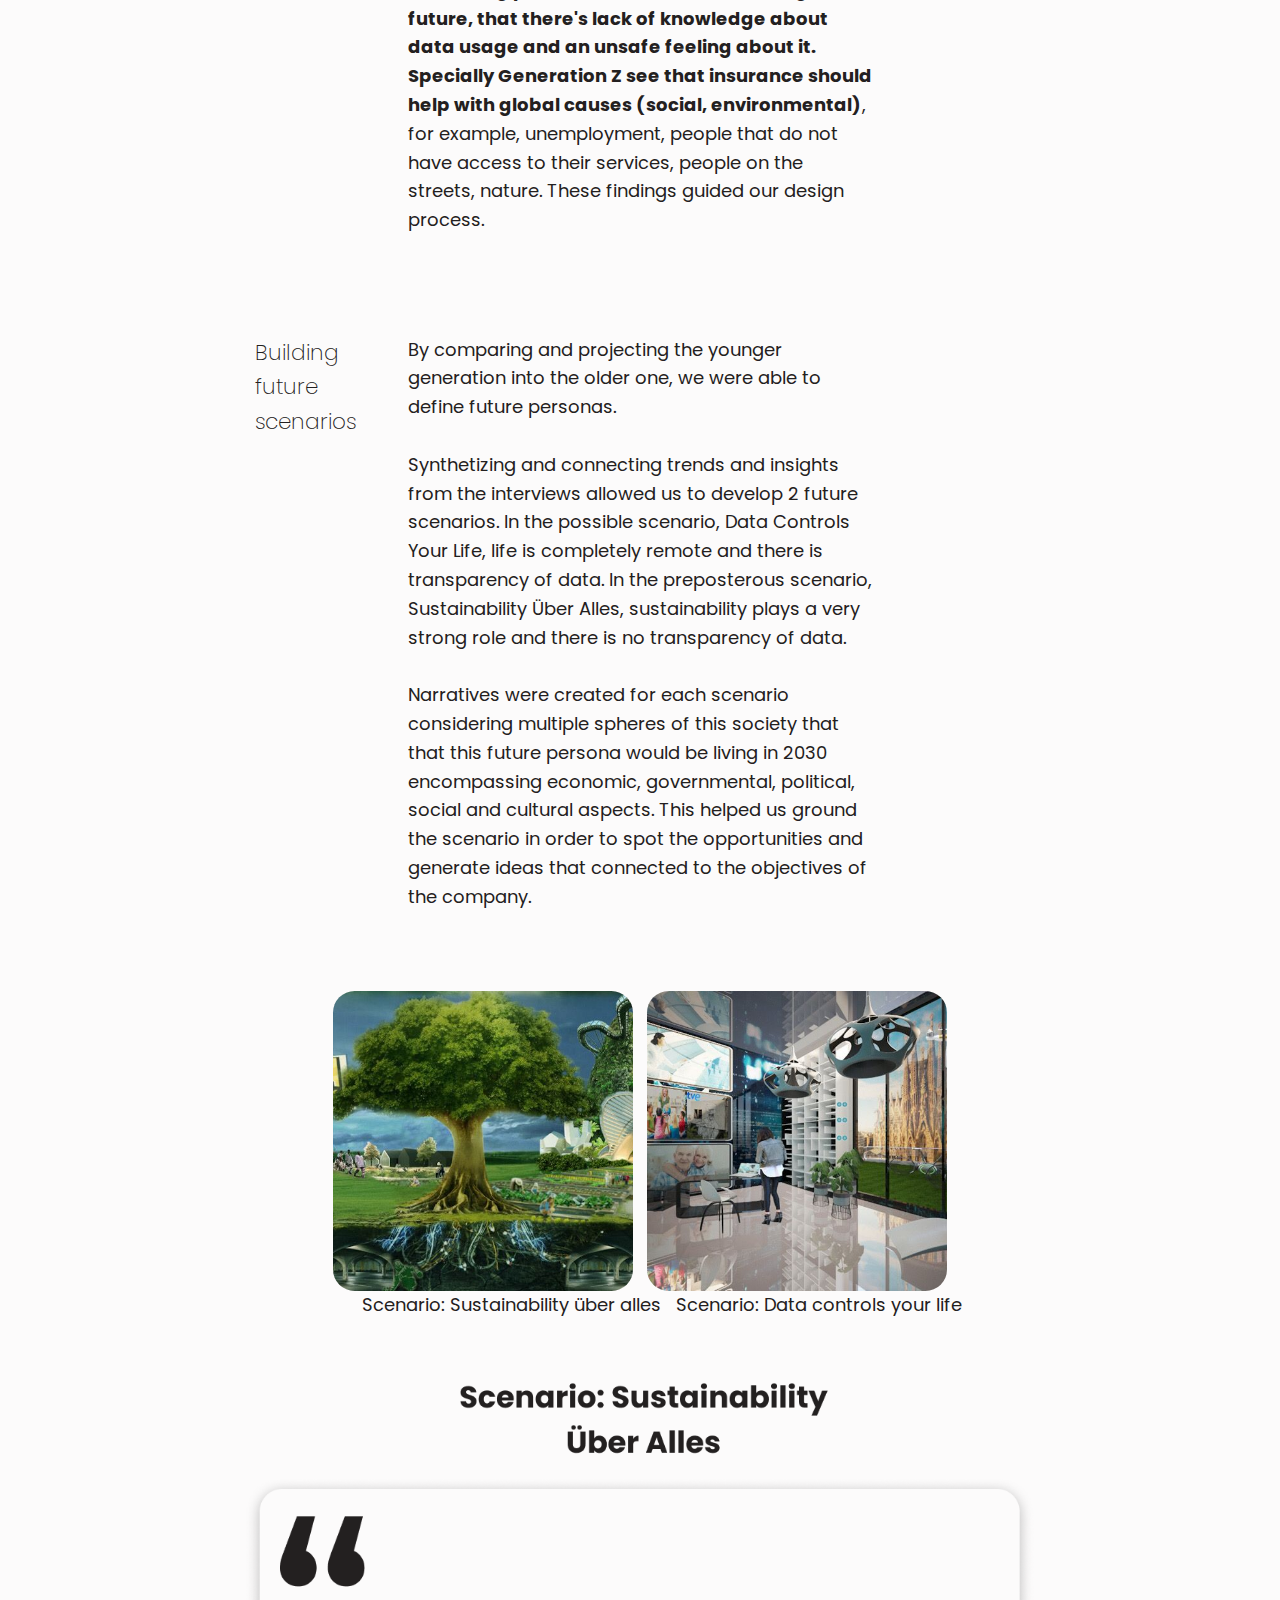
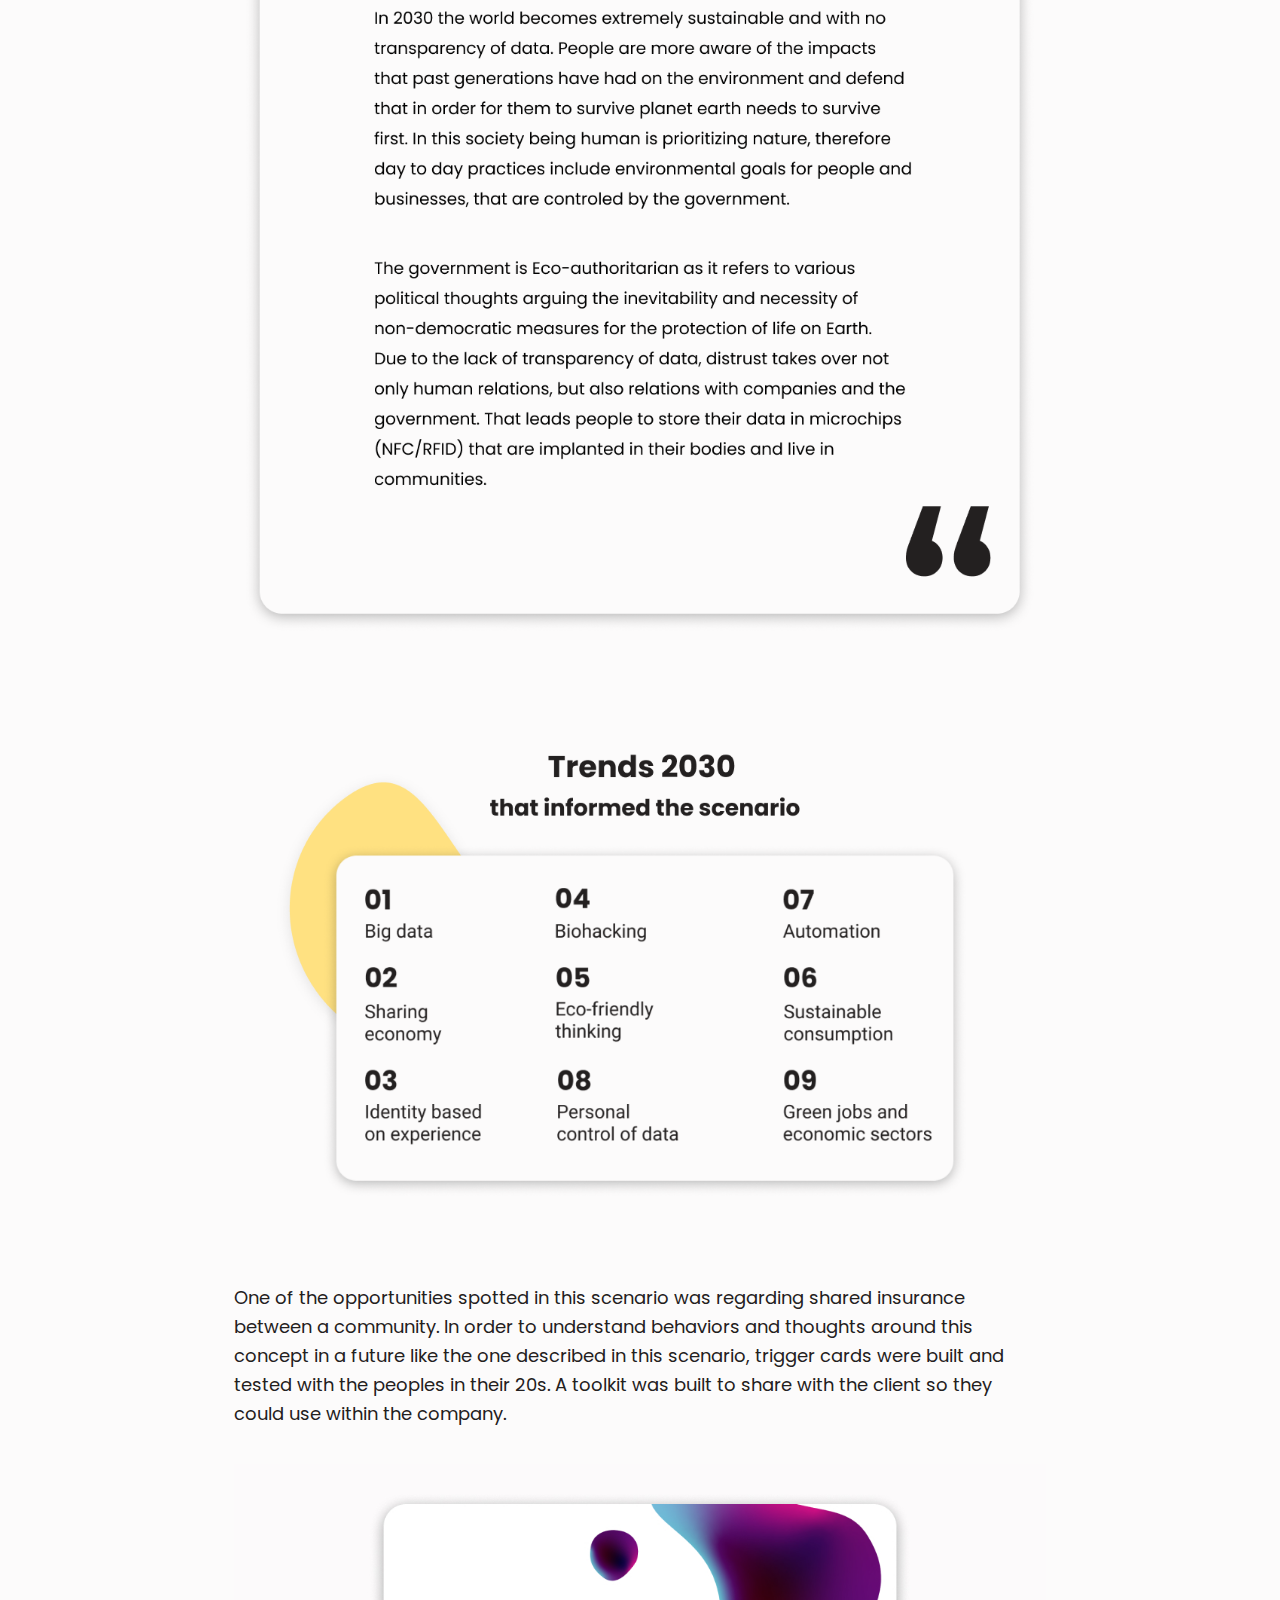
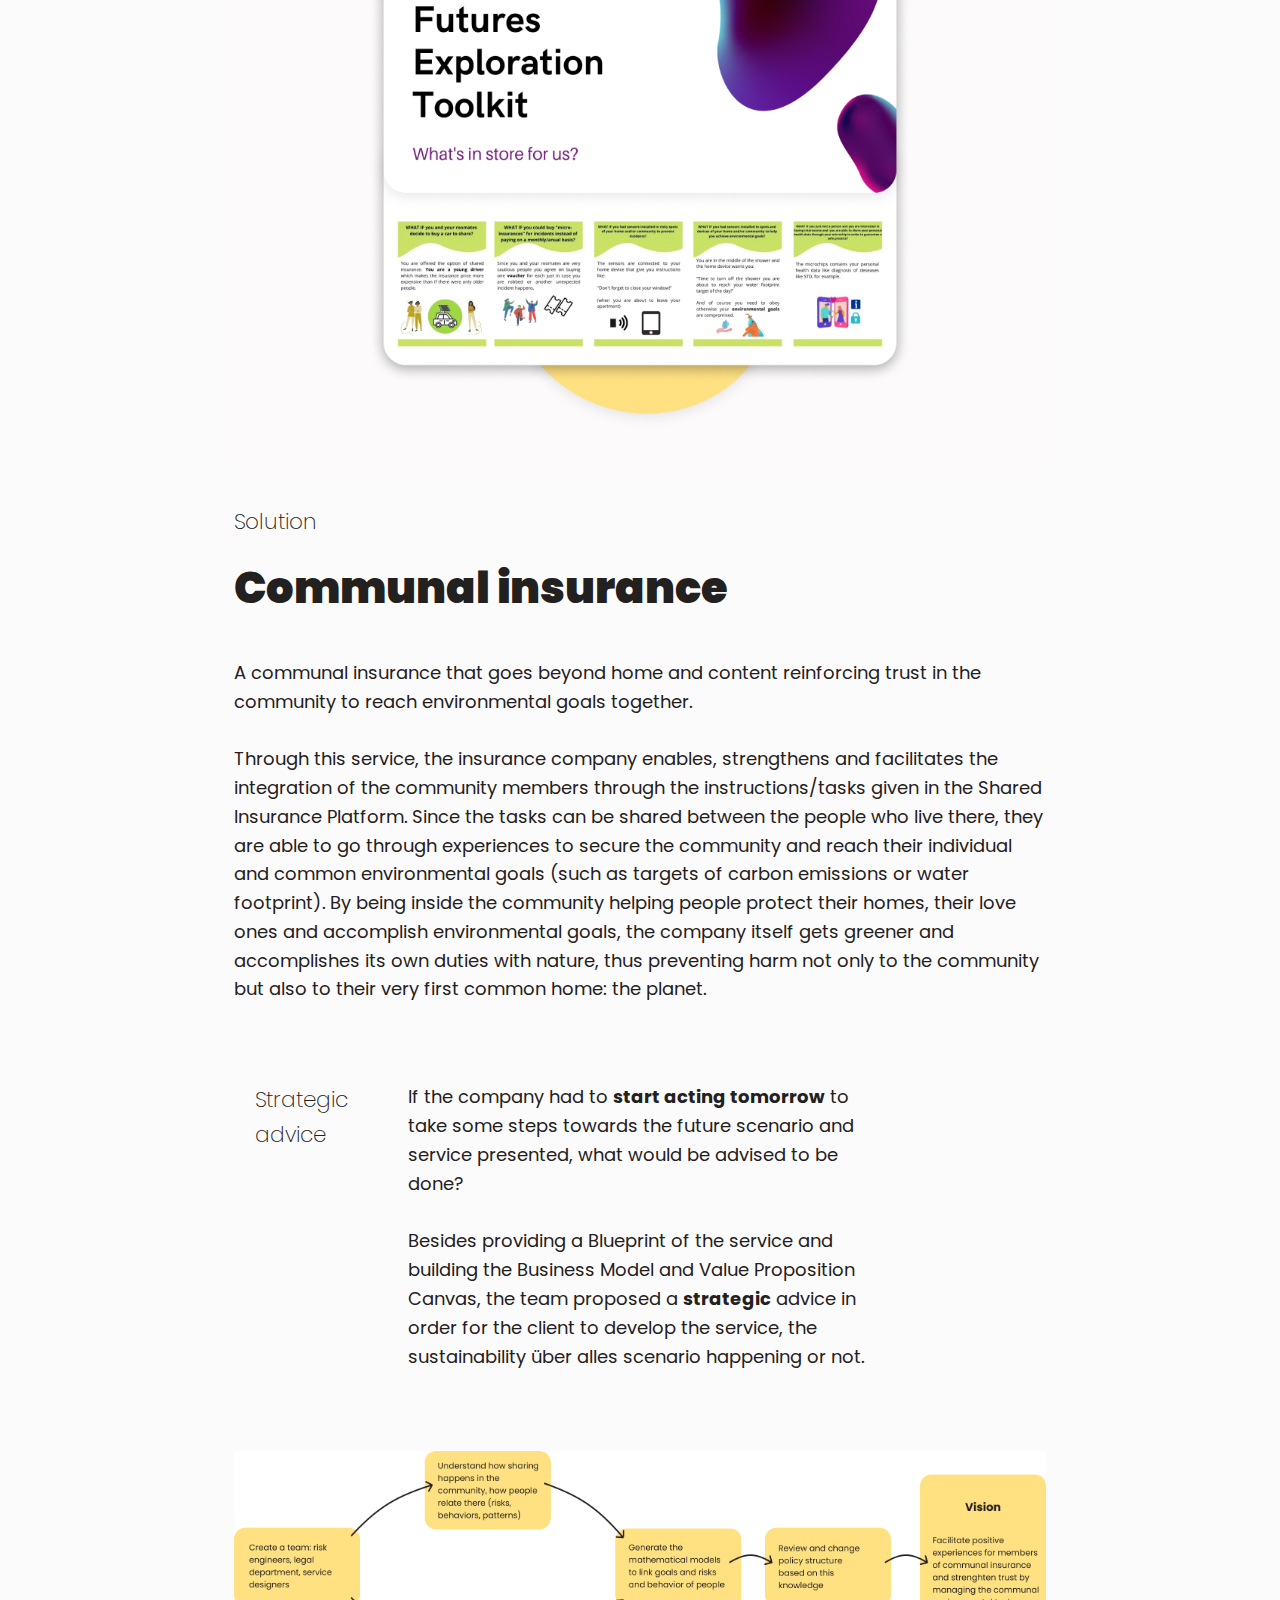
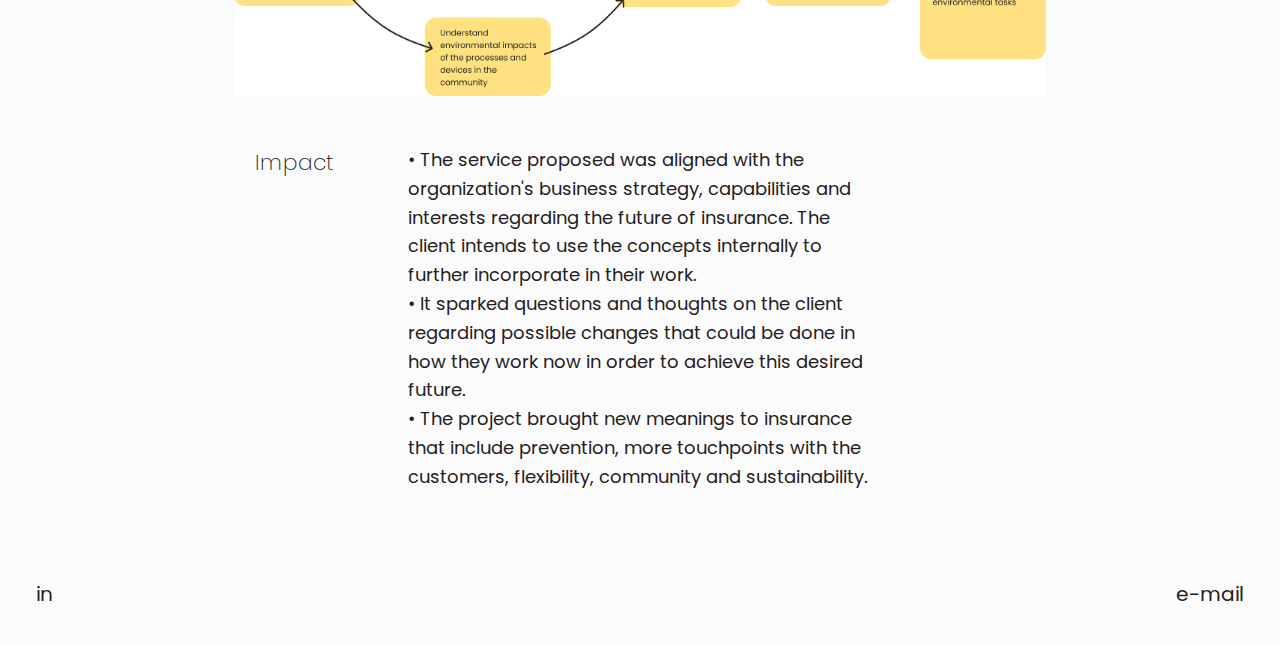
<file: insurance-of-the-future/index.html>
<!DOCTYPE html>
<html lang="en" style="background: #FCFBFB;">

    <head>
        <meta charset="UTF-8">
        <meta name="viewport" content="width=device-width, initial-scale=1.0">
        <title>Isabela Caria | Service Design</title>
        <link href="https://fonts.googleapis.com/css2?family=Poppins&display=swap" rel="stylesheet">
        <link href="../assets\css\styles-about.css" rel="stylesheet" />
    </head>

    <body>
        <header id="header" class="header">
            <div class="navbar">
                <div class="logo">
                    <a class="button" href="/">isabela </a>
                </div>
                <div class="works">
                    <a class="button" href="/works">works</a>
                </div>
                <div class="about">
                    <a class="button" href="/about">about</a>
                </div>
            </div>
        </header>
        <main>
            <section id="headline" class="headline">
                <div class="row">
                    <div class="column headline">
                        <div class="topic-headline">
                            Service Design
                        </div>
                        <div class="titulo-work">
                            Insurance of the future
                        </div>
                        <div class="summary-work">
                            <p>
                                When uncertainty strikes reality, radical shifts are caused in people’s needs, behaviours and expectations. It requires quick adaptation. How can the insurance industry become more customer centered and innovative in 2030? A communal insurance that goes beyond home and content, can help these organizations act more into prevention than intervention. 
                            </p>
                        </div>
                    </div>
                    <div class="column covering">
                        <div class="square round"
                            style="background-image: url(/assets/images/insurance-future.jpeg);"></div>
                    </div>
                </div>
            </section>
            <section class="wrapper" style="background: #FFE181;">
                <div class="row background">
                    <div class="column topics">
                        <div class="topic">
                            <p>
                                Role
                            </p>
                        </div>
                        <div class="content-topic">
                            <p>
                                Research <br> Concept development <br> Business strategy
                            </p>
                        </div>
                    </div>
                    <div class="column topics">
                        <div class="topic">
                            <p>
                                Output
                            </p>
                        </div>
                        <div class="content-topic">
                            <p>
                                A communal insurance that goes beyond home and content reinforcing trust in the community to reach environmental goals together.
                            </p>
                        </div>
                    </div>
                    <div class="column topics">
                        <div class="topic">
                            <p>
                                Collaborators
                            </p>
                        </div>
                        <div class="content-topic">
                            <p>
                                Corina Vladut, Kristelle Achkar, Carla Camerlingo, Vitor Gobatto and Jeroen Ernst​
                            </p>
                        </div>
                    </div>
                </div>
            </section>
            <section class="wrapper medium">
                <div class="row">
                    <div class="column small">
                        <div class="topic">
                            <p>
                                Context
                            </p>
                        </div>
                    </div>
                    <div class="column">
                        <div class="content-topic">
                            <p>
                                As the world moves forward new social and technological challenges emerge as oportunities for businesses to act. The leading insurance companies are on the run to change their point of view from intervention-only to prevention. Acceletated  by the pandemic scenario, the evolution of these companies must include changes in how the work gets done.
                            </p>
                            <p>
                                The project was developed with and for a <b>global insurance organization</b> that aims to row towards a <b>human centric approach</b> while acting more into <b>prevention of risks</b> than only acting in those single moments when the risk becomes reality to their customers. 
                            </p>
                        </div>
                    </div>
                </div>
                <div class="row">
                    <div class="column small">
                        <div class="topic">
                            <p>
                                Challenge
                            </p>
                        </div>
                    </div>
                    <div class="column">
                        <div class="content-topic">
                            <p>
                                In order to help them pursue this path, the challenge was to present two <b>future scenarios</b> (a possible and a preposterous one) for their persona in <b>2030</b> regarding <b>personal life and community, financial and family care, health and wellbeing, comsumption, mobility and travel, and work</b>; find opportunity areas that connected with their strategy and develop a general strategic advice. </p>
                        </div>
                    </div>
                </div>
                <div class="row">
                    <div class="column small">
                        <div class="topic">
                            <p>
                                Process
                            </p>
                        </div>
                    </div>
                    <div class="column">
                        <div class="content-topic">
                            <p>
                                A system map was built during the research phase to analyse the systems associated to the needs of the persona presented by the company and map the risks that could impact those needs aiming to find business opportunities.
                            </p>
                            <p>
                                We dig deep into <b>2030 trends</b> around work and knowledge, automation, consumption, financial and family care, health and wellbeing, mobility and travel, future of insurance and how Generations Y and Z would relate to them.  On the interviews we focused on understanding current needs, behaviors, motivations and routines, as well as future thoughts of people in their 20s and 30s regarding the same topics.
                            </p>
                        </div>
                    </div>
                </div>
                <div class="row img-work">
                    <img  src="../assets\images\systemmap.jpg" alt="" />
                </div>
                <div class="row">
                    <div class="column small">
                        <div class="topic">
                            <p>
                                Findings
                            </p>
                        </div>
                    </div>
                    <div class="column">
                        <div class="content-topic">
                            <p>
                                Among other discoveries, we found out that <b>both people in their 20s and in their 30s believe in an increasing prevalence of communal living in the future, that there's lack of knowledge about data usage and an unsafe feeling about it. Specially Generation Z see that insurance should help with global causes (social, environmental)</b>, for example, unemployment, people that do not have access to their services, people on the streets, nature. These findings guided our design process. </p>
                            </p>
                        </div>
                    </div>
                </div>
                <div class="row">
                    <div class="column small">
                        <div class="topic">
                            <p>
                                Building future scenarios
                            </p>
                        </div>
                    </div>
                    <div class="column">
                        <div class="content-topic">
                            <p>
                                By comparing and projecting the younger generation into the older one, we were able to define future personas.
                            </p>
                            <p>
                                Synthetizing and connecting trends and insights from the interviews allowed us to develop 2 future scenarios. In the possible scenario, Data Controls Your Life, life is completely remote and there is transparency of data. In the preposterous scenario,  Sustainability Über Alles,  sustainability plays a very strong role and there is no transparency of data.
                            </p>
                            <p>
                                Narratives were created for each scenario considering multiple spheres of this society that that this future persona would be living in 2030 encompassing economic, governmental, political, social and cultural aspects. This helped us ground the scenario in order to spot the opportunities and generate ideas that connected to the objectives of the company.
                            </p>
                        </div>
                    </div>
                </div>
                <div class="row img-work">
                    <div class="column-img">
                        <div class="square round"
                        style="background-image: url(/assets/images/sustainability-uberalles.jpeg);">
                        </div>
                        <div class="legend">
                        Scenario: Sustainability über alles
                        </div>
                    </div>
                    <div class="column-img">
                        <div class="square round"
                        style="background-image: url(/assets/images/data-controls-life.jpeg);">
                        </div>
                        <div class="legend">
                            Scenario: Data controls your life
                        </div>
                    </div>
                </div>
                <div class="row img-work">
                    <img  src="../assets\images\description-scenario-trends.png" alt="" />
                </div>
                <div class="row img-work">
                        <div class=" content-topic">
                        <p>
                                One of the opportunities spotted in this scenario was regarding shared insurance between a community. In order to understand behaviors and thoughts around this concept in a future like the one described in this scenario, trigger cards were built and tested with the peoples in their 20s. A toolkit was built to share with the client so they could use within the company. </p>
                    </div>
                </div>
                <div class="row img-work">
                    <img  src="../assets\images\futures-toolkit.jpg" alt="" />
                </div>
                <div class="row img-work">
                    <div class="column.large">
                        <div class="topic">
                            <p>
                                Solution
                            </p>
                        </div>
                        <div class="subtitulo-work">
                            Communal insurance
                        </div>
                        <p>
                            A communal insurance that goes beyond home and content reinforcing trust in the community to reach environmental goals together.                        </p>
                        <p>
                            Through this service, the insurance company enables, strengthens and facilitates the integration of the community members through the instructions/tasks given in the Shared Insurance Platform. Since the tasks can be shared between the people who live there, they are able to go through experiences to secure the community and reach their individual and common environmental goals (such as targets of carbon emissions or water footprint). By being inside the community helping people protect their homes, their love ones and accomplish environmental goals, the company itself gets greener and accomplishes its own duties with nature, thus preventing harm not only to the community but also to their very first common home: the planet.</p>
                        </div>
                    </div>
                </div>
                <div class="row">
                    <div class="column small">
                        <div class="topic">
                            <p>
                                Strategic advice
                            </p>
                        </div>
                    </div>
                    <div class="column">
                        <div class="content-topic">
                            <p>
                                If the company had to <b>start acting tomorrow</b> to take some steps towards the future scenario and service presented, what would be advised to be done? 
                            </p>
                            <p>
                                Besides providing a Blueprint of the service and building the Business Model and Value Proposition Canvas, the team proposed a <b>strategic</b> advice in order for the client to develop the service, the sustainability über alles scenario happening or not. 
                            </p>
                        </div>
                    </div>
                </div>
                <div class="row img-work">
                    <img  src="../assets\images\strategic-advice.jpg" alt="" />
                </div>
                <div class="row">
                    <div class="column small">
                        <div class="topic">
                            <p>
                                Impact
                            </p>
                        </div>
                    </div>
                    <div class="column">
                        <div class="content-topic">
                            <p>
                                <ul>
                                    <li> • The service proposed was aligned with the organization's business strategy, capabilities and interests regarding the future of insurance. The client intends to use the concepts internally to further incorporate in their work.
                                    </li>
                                    <li> • It sparked questions and thoughts on the client regarding possible changes that could be done in how they work now in order to achieve this desired future.
                                    </li>
                                    <li> • The project brought new meanings to insurance that include prevention, more touchpoints with the customers, flexibility, community and sustainability.
                                    </li>
                                </ul>
                            </p>
                        </div>
                    </div>
                </div>
            </section>
        </main>
        <footer class="footer">
            <div class="footer-container">
                <div class="contact_in">
                    <a class="button" href="https://www.linkedin.com/in/isabelabcaria/" target="_blank">in</a>
                </div>
                <div class="contact_email">
                    <a class="button" href="mailto:isabelabcaria@gmail.com" target="_blank">e-mail </a>
                </div>
        </footer>
    </body>

</html>
</file>
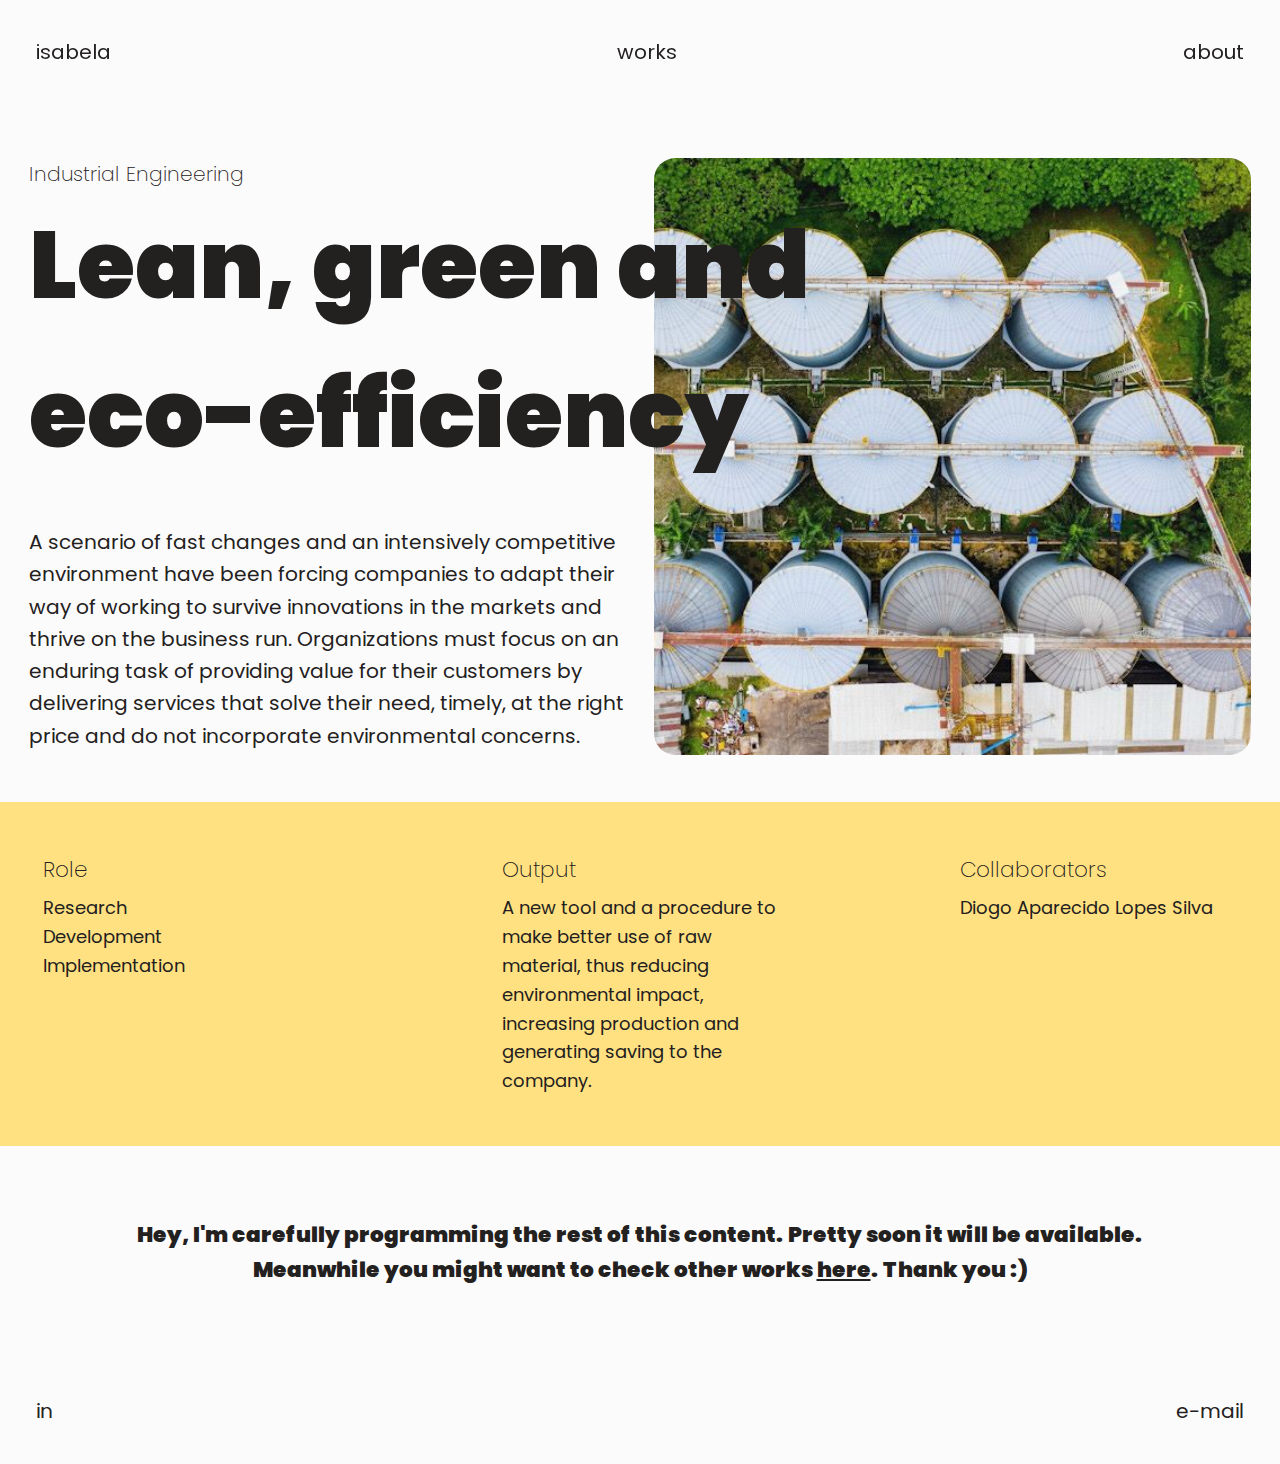
<file: Lean-green-ecoefficiency/index.html>
<!DOCTYPE html>
<html lang="en" style="background: #FCFBFB;">

    <head>
        <meta charset="UTF-8">
        <meta name="viewport" content="width=device-width, initial-scale=1.0">
        <title>Isabela Caria | Service Design</title>
        <link href="https://fonts.googleapis.com/css2?family=Poppins&display=swap" rel="stylesheet">
        <link href="../assets\css\styles-about.css" rel="stylesheet" />
    </head>

    <body>
        <header id="header" class="header">
            <div class="navbar">
                <div class="logo">
                    <a class="button" href="/">isabela </a>
                </div>
                <div class="works">
                    <a class="button" href="/works">works</a>
                </div>
                <div class="about">
                    <a class="button" href="/about">about</a>
                </div>
            </div>
        </header>
        <main>
            <section id="headline" class="headline">
                <div class="row padding-bottom">
                    <div class="column headline">
                        <div class="topic-headline">
                            Industrial Engineering
                        </div>
                        <div class="titulo-work">
                            Lean, green and eco-efficiency
                        </div>
                        <div class="summary-work">
                            <p>
                                A scenario of fast changes and an intensively competitive environment have been forcing companies to adapt their way of working to survive innovations in the markets and thrive on the business run. Organizations must focus on an enduring task of providing value for their customers by delivering services that solve their need, timely, at the right price and do not incorporate environmental concerns.                            </p>
                        </div>
                    </div>
                    <div class="column covering">
                        <div class="square round"
                            style="background-image: url(/assets/images/lean-green.jpeg);"></div>
                    </div>
                </div>
            </section>
            <section class="wrapper" style="background: #FFE181;">
                <div class="row background">
                    <div class="column topics">
                        <div class="topic">
                            <p>
                                Role
                            </p>
                        </div>
                        <div class="content-topic">
                            <p>
                                Research <br> Development <br> Implementation
                            </p>
                        </div>
                    </div>
                    <div class="column topics">
                        <div class="topic">
                            <p>
                                Output
                            </p>
                        </div>
                        <div class="content-topic">
                            <p>
                                A new tool and a procedure to make better use of raw material, thus reducing environmental impact, increasing production and generating saving to the company. 
                            </p>
                        </div>
                    </div>
                    <div class="column topics">
                        <div class="topic">
                            <p>
                                Collaborators
                            </p>
                        </div>
                        <div class="content-topic">
                            <p>
                                Diogo Aparecido Lopes Silva
                            </p>
                        </div>
                    </div>
                </div>
            </section>
            <section>
                <div class=wip>
                    Hey, I'm carefully programming the rest of this content. Pretty soon it will be available. Meanwhile you might want to check other works <a class="button" href="/works"><u>here</u></a>. Thank you :)
                </div>
            </section>
        </main>
        <footer class="footer">
            <div class="footer-container">
                <div class="contact_in">
                    <a class="button" href="https://www.linkedin.com/in/isabelabcaria/" target="_blank">in</a>
                </div>
                <div class="contact_email">
                    <a class="button" href="mailto:isabelabcaria@gmail.com" target="_blank">e-mail </a>
                </div>
        </footer>
    </body>
</html>
</file>
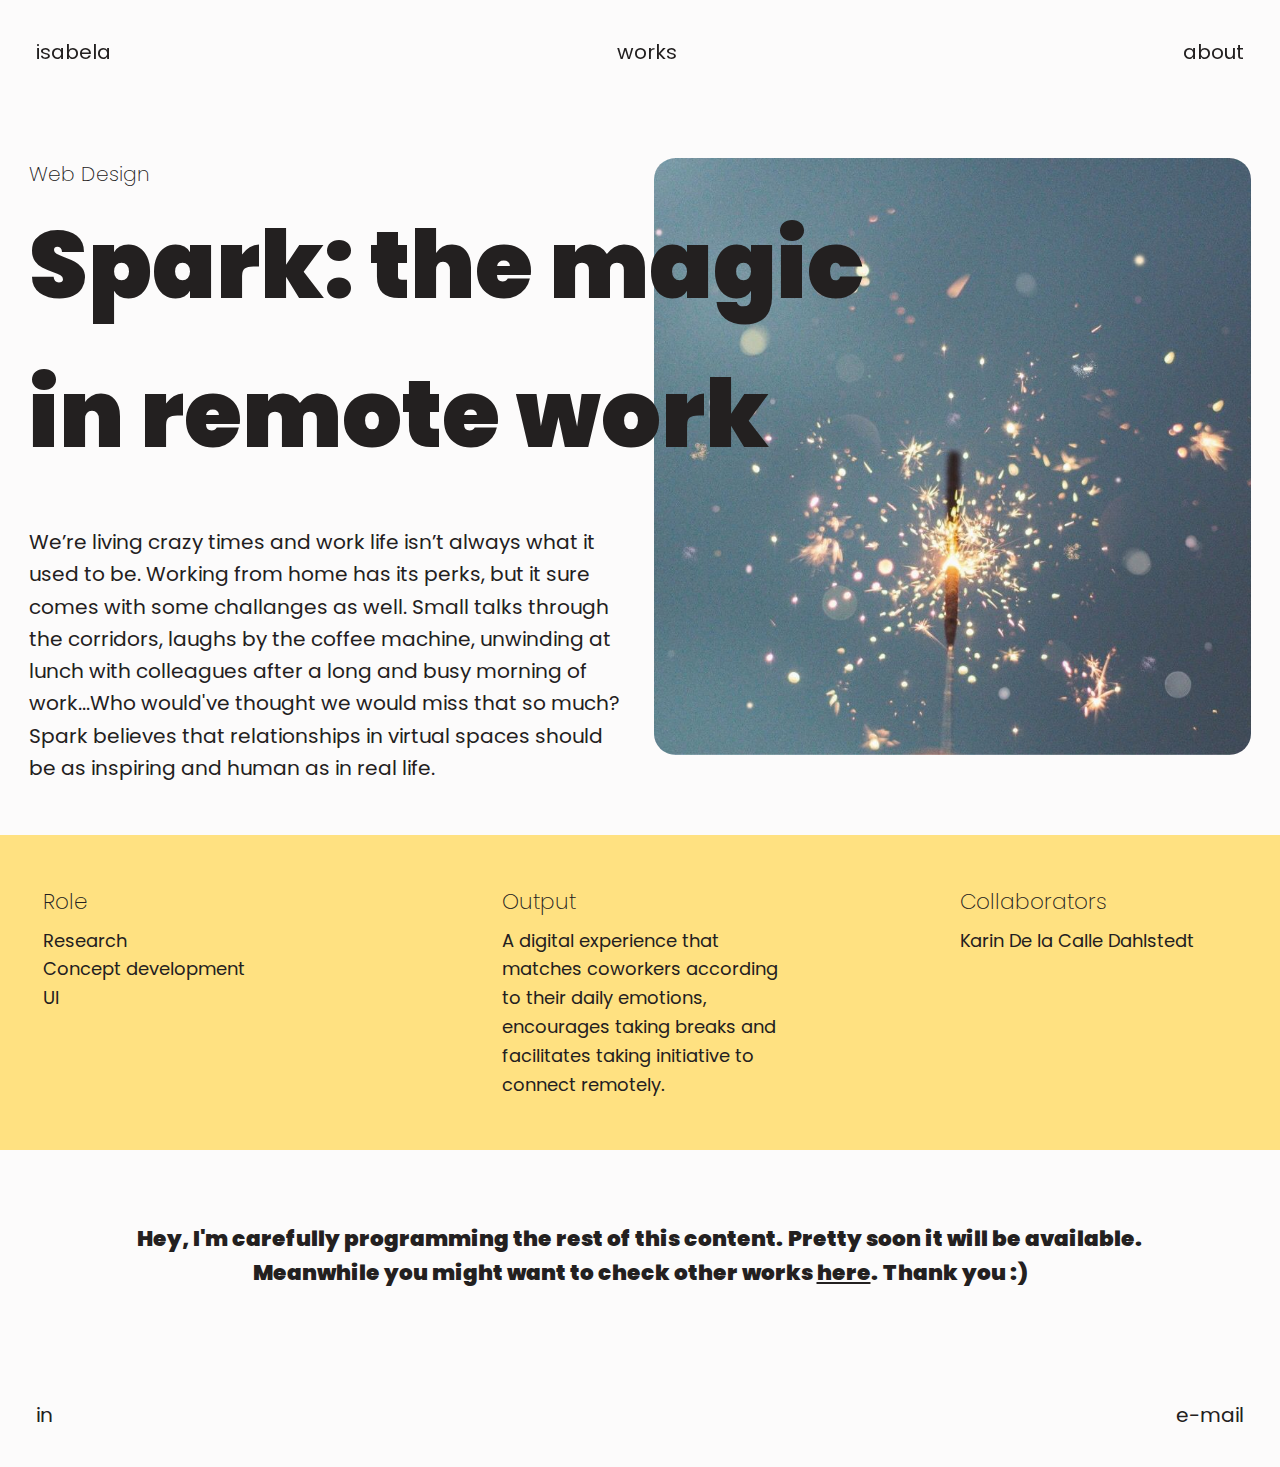
<file: spark/index.html>
<!DOCTYPE html>
<html lang="en" style="background: #FCFBFB;">

    <head>
        <meta charset="UTF-8">
        <meta name="viewport" content="width=device-width, initial-scale=1.0">
        <title>Isabela Caria | Service Design</title>
        <link href="https://fonts.googleapis.com/css2?family=Poppins&display=swap" rel="stylesheet">
        <link href="../assets\css\styles-about.css" rel="stylesheet" />
    </head>

    <body>
        <header id="header" class="header">
            <div class="navbar">
                <div class="logo">
                    <a class="button" href="/">isabela </a>
                </div>
                <div class="works">
                    <a class="button" href="/works">works</a>
                </div>
                <div class="about">
                    <a class="button" href="/about">about</a>
                </div>
            </div>
        </header>
        <main>
            <section id="headline" class="headline">
                <div class="row padding-bottom">
                    <div class="column headline">
                        <div class="topic-headline">
                            Web Design
                        </div>
                        <div class="titulo-work">
                            Spark: the magic in remote work
                        </div>
                        <div class="summary-work">
                            <p>
                                We’re living crazy times and work life isn’t always what it used to be. Working from home has its perks, but it sure comes with some challanges as well. Small talks through the corridors, laughs by the coffee machine, unwinding at lunch with colleagues after a long and busy morning of work...Who would've thought we would miss that so much? Spark believes that relationships in virtual spaces should be as inspiring and human as in real life.  
                            </p>
                        </div>
                    </div>
                    <div class="column covering">
                        <div class="square round"
                            style="background-image: url(/assets/images/spark.jpeg);"></div>
                    </div>
                </div>
            </section>
            <section class="wrapper" style="background: #FFE181;">
                <div class="row background">
                    <div class="column topics">
                        <div class="topic">
                            <p>
                                Role
                            </p>
                        </div>
                        <div class="content-topic">
                            <p>
                                Research <br>Concept development <br> UI
                            </p>
                        </div>
                    </div>
                    <div class="column topics">
                        <div class="topic">
                            <p>
                                Output
                            </p>
                        </div>
                        <div class="content-topic">
                            <p>
                                A digital experience that matches coworkers according to their daily emotions, encourages taking breaks and facilitates taking initiative to connect remotely.
                            </p>
                        </div>
                    </div>
                    <div class="column topics">
                        <div class="topic">
                            <p>
                                Collaborators
                            </p>
                        </div>
                        <div class="content-topic">
                            <p>
                                Karin De la Calle Dahlstedt                               
                            </p>
                        </div>
                    </div>
                </div>
            </section>
            <section>
                <div class=wip>
                    Hey, I'm carefully programming the rest of this content. Pretty soon it will be available. Meanwhile you might want to check other works <a class="button" href="/works"><u>here</u></a>. Thank you :)
                </div>
            </section>
        </main>
        <footer class="footer">
            <div class="footer-container">
                <div class="contact_in">
                    <a class="button" href="https://www.linkedin.com/in/isabelabcaria/" target="_blank">in</a>
                </div>
                <div class="contact_email">
                    <a class="button" href="mailto:isabelabcaria@gmail.com" target="_blank">e-mail </a>
                </div>
        </footer>
    </body>
</html>
</file>
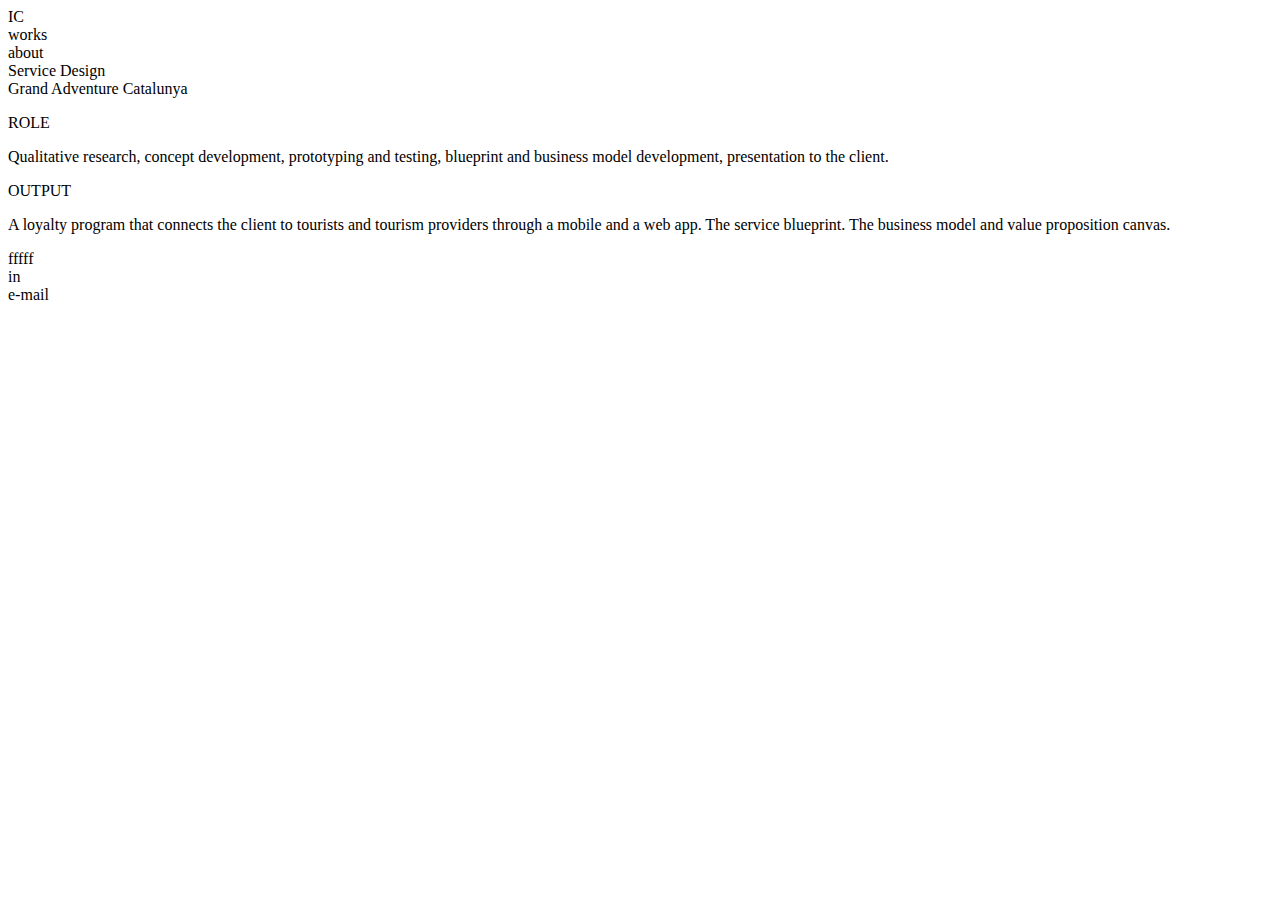
<file: Work 1/index.html>
<!DOCTYPE html>
<html lang="en">
<head>
    <meta charset="UTF-8">
    <meta name="viewport" content="width=device-width, initial-scale=1.0">
    <title>Isabela Caria</title>
    <link href="C:\Users\isabe\OneDrive\Documentos\GitHub\bau-frontend-2020-master (1)\isabelabcaria.github.io\Work 1\assets\css\style.css" rel="stylesheet" /> 
</head>
<body>
    <section id="about" class="about">
    <header>
        <div class="navbar" >
            <div class="logo">
                    <a class="button">IC</a>
            </div>
            <div class="works">
                    <a class="button">works</a>
            </div>
            <div class="about">
                <a class="button">about</a>
        </div>
        </div>
    </header> 
    </header> 
    <div class="row">
        <div class="column">
            <div class="topic">
            Service Design
            </div>
            <div class="titulo_work">
            Grand Adventure Catalunya
            </div>
            <div class="topic">
            <p>
            ROLE
            </p>
            </div>
            <div class="contenido_work">
            <p>
            Qualitative research, concept development,  prototyping and testing, blueprint and business model development, presentation to the client.
            </p>
            </div>
            <div class="topic">
            <p>
            OUTPUT
            </p>
            </div>
            <div>
            <p>
            A loyalty program that connects the client to tourists and tourism providers through a mobile and a web app.
            The service blueprint.
            The business model and value proposition canvas.
            </p>
            </div>
        </div>
        <div class="column2">
        fffff
        </div>
    </div>
    <div class="footer" >
        <div class="contact_in">
            <a class="button">in</a>
        </div>
        <div class="contact_email">
            <a class="button">e-mail</a>
        </div>
    </div> 
    </section>      
</body>
</html>
</file>
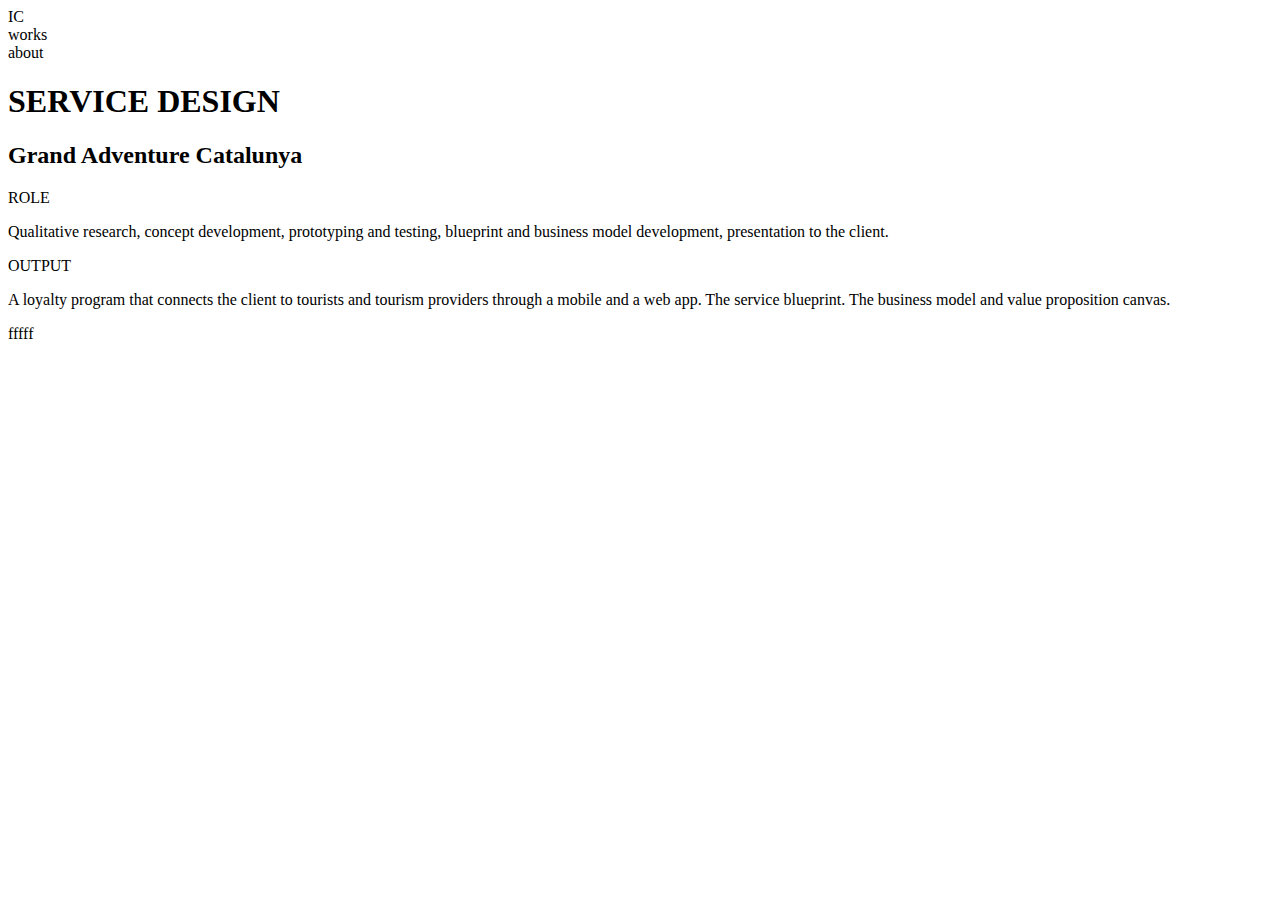
<file: Works/index.html>
<!DOCTYPE html>
<html lang="en">
<head>
    <meta charset="UTF-8">
    <meta name="viewport" content="width=device-width, initial-scale=1.0">
    <title>Isabela Caria</title>
    <link href="C:\Users\isabe\OneDrive\Documentos\GitHub\bau-frontend-2020-master (1)\isabelabcaria.github.io\Works\assets\css\style.css" rel="stylesheet" /> 
</head>
<body>
    <section id="about" class="about">
    <header>
        <div class="navbar" >
            <div class="logo">
                    <a class="button">IC</a>
            </div>
            <div class="works">
                    <a class="button">works</a>
            </div>
            <div class="works">
                <a class="button">about</a>
        </div>
        </div>
    </header> 
</header> 
<div class="row">
    <div class="column">
        <div>
        <h1>
            SERVICE DESIGN
        </h1>
        <h2>
            Grand Adventure Catalunya
        </h2>
        </div>
        <div>
        <p>
            ROLE
        </p>
        <p>
            Qualitative research, concept development,  prototyping and testing, blueprint and business model development, presentation to the client.
        </p>
        </div>
        <div>
        <p>
            OUTPUT
        </p>
        <p>
            A loyalty program that connects the client to tourists and tourism providers through a mobile and a web app.
            The service blueprint.
            The business model and value proposition canvas.
        </p>
        </div>
    </div>
    <div class="column2">
        fffff

    </div>
</div>
</section>      
</body>
</html>
</file>
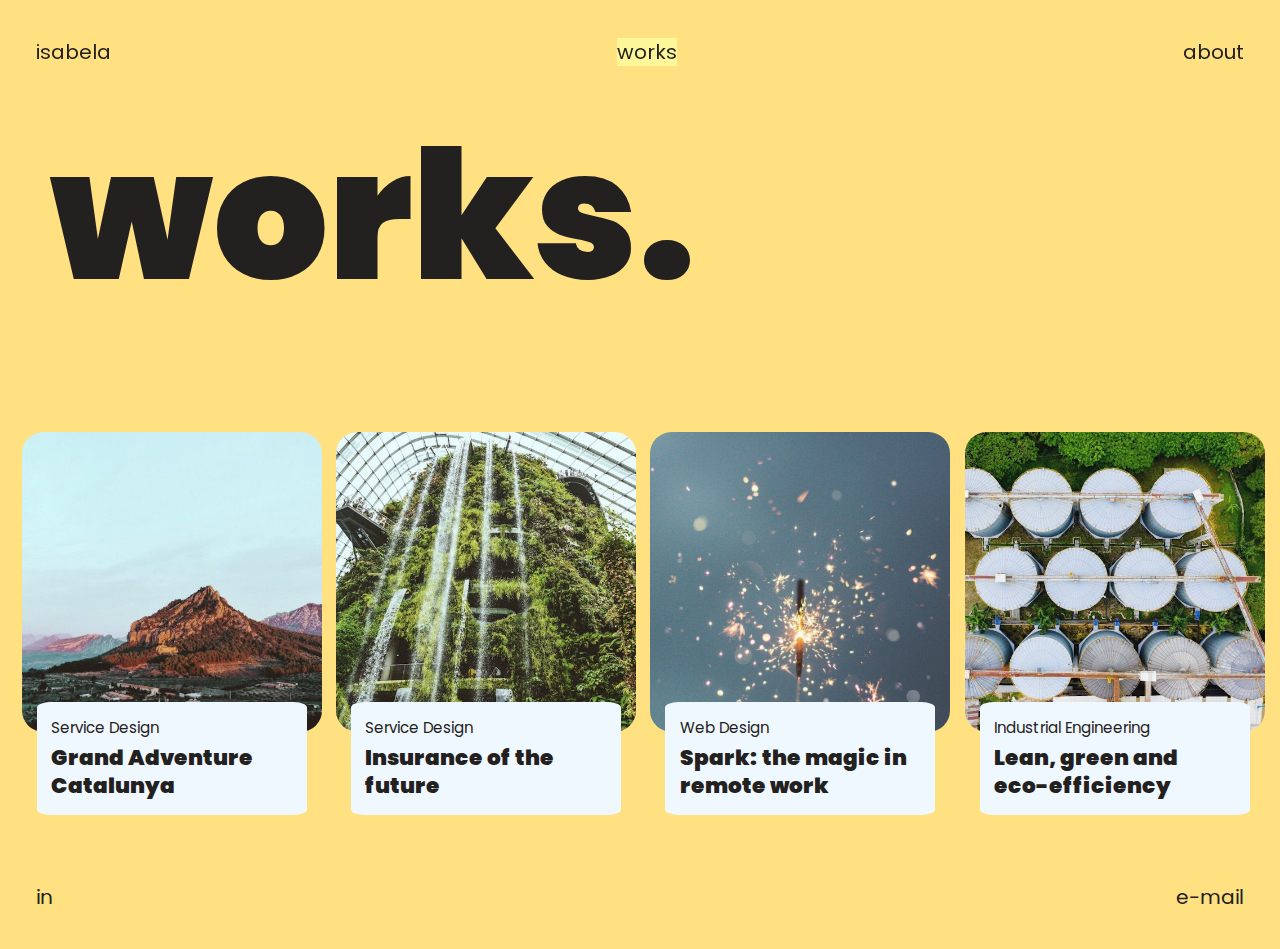
<file: works/index.html>
<!DOCTYPE html>
<html lang="en">

    <head>
        <meta charset="UTF-8">
        <meta name="viewport" content="width=device-width, initial-scale=1.0">
        <title>Isabela Caria | Service Design</title>
        <link href="https://fonts.googleapis.com/css2?family=Poppins&display=swap" rel="stylesheet">
        <link href="/assets/css/styles-about.css" rel="stylesheet" />
    </head>

    <body>
        <header id="header" class="header">
            <div class="navbar">
                <div class="logo">
                    <a class="button" href="/">isabela </a>
                </div>
                <div class="works">
                    <a class="button highlight" href="/works">works</a>
                </div>
                <div class="about">
                    <a class="button" href="/about">about</a>
                </div>
            </div>
        </header>
        <main>
            <section id="works" class="works">
                <div class="row">
                    <div class="column-billboard">
                        <h1>
                            works.
                        </h1>
                    </div>
                </div>
                <div class="row-wrapper position">
                    <div class="column-img">
                        <a class="square round" href="/grand-adventure-catalunya/" 
                            style="background-image: url(/assets/images/Grand-adv-cat.jpeg);"></a>
                        <div class="container">
                            <a href="/grand-adventure-catalunya/">
                                <div class="topic-works">
                                        Service Design
                                </div>
                                <div class="title-works">
                                        Grand Adventure Catalunya
                                </div>
                            </a>
                        </div>
                    </div>
                    <div class="column-img">
                        <a class="square round" href="/insurance-of-the-future/" 
                            style="background-image: url(/assets/images/insurance-future.jpeg);"></a>
                        <div class="container">
                            <a href="/insurance-of-the-future/">
                                <div class="topic-works">
                                    Service Design
                                </div>
                                <div class="title-works">
                                    Insurance of the future
                                </div>
                            </a>
                        </div>
                    </div>
                    <div class="column-img">
                        <a class="square round" href="/spark/" 
                            style="background-image: url(/assets/images/spark.jpeg);"></a>
                        <div class="container">
                            <a href="/spark/" >
                                <div class="topic-works">
                                    Web Design
                                </div>
                                <div class="title-works">
                                    Spark: the magic in remote work
                                </div>
                            </a>
                        </div>
                    </div>
                    <div class="column-img">
                        <a class="square round" href="/Lean-green-ecoefficiency/" 
                            style="background-image: url(/assets/images/lean-green.jpeg);"></a> 
                        <div class="container">
                            <a href="/Lean-green-ecoefficiency/" >
                                <div class="topic-works">
                                    Industrial Engineering
                                </div>
                                <div class="title-works">
                                    Lean, green and eco-efficiency
                                </div>
                            </a>
                        </div>
                    </div>
                </div>
            </section>
        </main>
        <footer class="footer">
            <div class="footer-container">
                <div class="contact_in">
                    <a class="button" href="https://www.linkedin.com/in/isabelabcaria/" target="_blank">in</a>
                </div>
                <div class="contact_email">
                    <a class="button" href="mailto:isabelabcaria@gmail.com" target="_blank">e-mail </a>
                </div>
        </footer>
    </body>

</html>
</file>
<file: assets/css/styles-about.css>
/* ----------------------- RESET ------------------ */
/**
 * Box sizing rules
 * https://developer.mozilla.org/es/docs/Web/CSS/box-sizing
 */
*,
*::before,
*::after {
  box-sizing: border-box;
}

/* Remove default padding */
ul,
ol {
  padding: 0;
}

/* Remove default margin */
body,
h1,
h2,
h3,
h4,
p,
ul,
ol,
li,
figure,
figcaption,
blockquote,
dl,
dd {
  margin: 0;
}

/* Set core body defaults */
body {
  min-height: 100vh;
  scroll-behavior: smooth;
  text-rendering: optimizeSpeed;
  line-height: 1.5;
}

/* Remove list styles on ul, ol elements with a class attribute */
ul,
ol {
  list-style: none;
}

/* A elements that don't have a class get default styles */
a:not([class]) {
  text-decoration-skip-ink: auto;
}

/* Make images easier to work with */
img {
  max-width: 100%;
  display: block;
}

/* Natural flow and rhythm in articles by default */
article > * + * {
  margin-top: 1em;
}

/* Inherit fonts for inputs and buttons */
input,
button,
textarea,
select {
  font: inherit;
}

/* Remove all animations and transitions for people that prefer not to see them */
@media (prefers-reduced-motion: reduce) {
  * {
    animation-duration: 0.01ms !important;
    animation-iteration-count: 1 !important;
    transition-duration: 0.01ms !important;
    scroll-behavior: auto !important;
  }
}

/* ----------------------- GLOBAL ------------------ */

html {
  font-size: 45%; /* Tipografía base: px*/
  background: #ffe181;
}

body {
  font-family: "Poppins";
  font-size: 2.5rem; /* Tamaño de fuente: px */
  line-height: 1.6;
  color: #232020;
}

p + p {
  margin: 4rem 0 4rem; /* dif */
}

/* ----------------------- UTILITIES ------------------ */

a {
  text-decoration: none;
  color: #232020;
}

a:hover {
  background-color: #fdf799;
}

.button.highlight {
  background-color: #fdf799;
}

.navbar,
.footer-container {
  font-size: 2.8rem; /* Tamaño de fuente: px */
  padding: 2rem;
  display: flex;
  justify-content: space-between;
  align-items: flex-start;
}

.navbar {
  position: fixed;
  width: 100%;
  z-index: 9;
}

h1 {
  font-weight: 900;
  font-size: 15rem;
  padding-top: 5rem;
}

.footer-container {
  padding-top: 2rem;
  bottom: 0;
}

.contact-icon {
  height: 3rem;
  width: 3rem;
  margin-right: 2rem;
  margin-bottom: 2rem;
}

.contact-socialmedia {
  display: flex;
  justify-content: space-between;
}

.square {
  background-position: 50%;
  background-repeat: no-repeat;
  background-size: cover;
  display: block;
  padding-bottom: 100%;
}

.round {
  border-radius: 3rem;
}

ul {
  list-style-type: none;
  margin: 0;
  padding: 0;
}

.wip {
  font-size: 3rem;
  font-weight: 900;
  text-align: center;
  padding: 10rem;
}

/* -------------------------------- HOME -------------------------------- */

.billboard {
  min-height: 100vh;
  position: relative;
}

.column-billboard {
  width: 50%;
  padding: 5rem;
}

.contact-section {
  bottom: 0;
  left: 0;
  position: absolute;
  width: 100%;
}

.container-headline span {
  display: inline-block;
  min-width: 46px;
  text-align: center;
}

.container-headline span::before {
  content: "with";
  animation: animate infinite 5s;
  font-weight: 900;
}

@keyframes animate {
  0% {
    content: "with";
  }
  50% {
    content: "to";
  }
  75% {
    content: "for";
  }
}

/* -------------------------------- ABOUT -------------------------------- */

/* -------------------------------- WORKS -------------------------------- */

.topic-works {
  font-size: 1.8rem;
}

.title-works {
  font-size: 2.8rem;
  line-height: 3.9rem;
  font-weight: 900;
}

.row-wrapper {
  display: flex;
  flex-wrap: wrap;
  padding-left: 2rem;
}

.column-img {
  margin: 0 1rem;
  max-width: 300px;
  width: 100%;
}

.container {
  background-color: aliceblue;
  position: relative;
  top: -30px;
  width: 90%;
  left: 5%;
  padding: 2rem;
  border-radius: 5%;
  min-height: 113px;
}

/* -------------------------------- PROJECTS -------------------------------- */

.wrapper {
  margin: 0 auto;
  padding: 2rem 2rem;
}

.wrapper.medium {
  max-width: 145rem;
}

.legend {
  position: relative;
  left: 4rem;
}

.topic-headline {
  font-size: 2.8rem;
  font-weight: 200;
}

.topic {
  font-size: 2.8rem;
  font-weight: 200;
  padding-top: 1rem;
}

.titulo-work {
  font-size: 6rem;
  font-weight: 900;
}

.summary-work {
  padding-top: 5rem;
  padding-bottom: 3rem;
  font-size: 2.2rem;
}

.content-topic {
  padding-top: 1rem;
  padding-bottom: 1rem;
}

.row {
  padding: 1rem;
}

.padding-botom {
  padding-bottom: 5rem;
}

.row-headline {
  padding-left: 10rem;
}

.column.headline {
  padding-top: 20rem;
}

.subtitulo-work {
  font-size: 6rem;
  font-weight: 900;
  padding-top: 2rem;
  padding-bottom: 5rem;
}

.img-mobileproto {
  width: 200px;
  margin: 0 auto;
}

/* ---- PROJECT 1 ----- */

.diagram {
  position: relative;
  height: 350px;
  width: 350px;
  min-width: 400px;
}

.item {
  align-items: center;
  border-radius: 50%;
  cursor: pointer;
  display: flex;
  height: 200px;
  justify-content: center;
  position: absolute;
  width: 200px;
}

.item-1 {
  background: rgba(254, 246, 169, 0.85);
  left: 0;
  top: 0;
  z-index: 3;
}

.item-2 {
  background: rgba(255, 243, 132, 0.85);
  left: 150px;
  top: 0;
  z-index: 1;
}

.item-3 {
  background: rgba(219, 209, 113, 0.85);
  left: 75px;
  top: 150px;
  z-index: 2;
}

.content-text {
  display: none;
}

/* -------------------------------- PROJECT 2 -------------------------------- */

/* ----------------------- RESPONSIVE 95px ------------------ */

@media (max-width: 959px) {
  .container-headline br {
    display: none;
  }
}

@media (min-width: 960px) {
  .row {
    display: flex;
    padding: 2rem;
  }

  .row.position {
    position: relative;
    top: -40px;
  }

  .row-headline {
    display: flex;
  }

  .navbar,
  .footer-container {
    padding: 5rem;
  }

  .column-headline {
    width: 40%;
    padding-left: 5rem;
    font-size: 3.5rem;
  }

  .column.covering {
    padding-top: 20rem;
  }

  h1 {
    font-weight: 900;
    font-size: 25rem;
    padding-top: 3rem;
    padding-bottom: 3rem;
  }

  /* ---- HOME ----- */

  .container-headline {
    position: relative;
    top: -40px;
    left: 300px;
    width: 300px;
    font-size: 3rem;
  }

  /* ---- ABOUT ----- */

  .aboutme {
    position: relative;
    top: -40px;
  }

  /* ---- WORKS ----- */

  .topic-works {
    font-size: 2.1rem;
    padding-bottom: 0.5rem;
  }

  .title-works {
    font-size: 3rem;
  }

  /* ---- PROJECTS ----- */

  .row.background {
    display: flex;
    justify-content: space-between;
    align-items: flex-start;
  }

  .column {
    width: 50%;
    padding: 2rem;
  }

  .column.large {
    padding-left: 15rem;
    width: 100%;
  }

  .column.small {
    width: 25%;
    padding-left: 15rem;
    padding-bottom: 0;
  }

  .column.medium {
    width: 45%;
    padding-left: 15rem;
  }

  .column.topics {
    width: 25%;
  }

  .topic {
    font-size: 3rem;
    font-weight: 200;
  }

  .titulo-work {
    font-size: 13rem;
    position: relative;
    width: 150%;
    z-index: 1;
  }

  .summary-work {
    font-size: 2.8rem;
  }

  .img-work {
    padding-left: 10%;
    padding-right: 10%;
    justify-content: center;
  }
}
</file>
